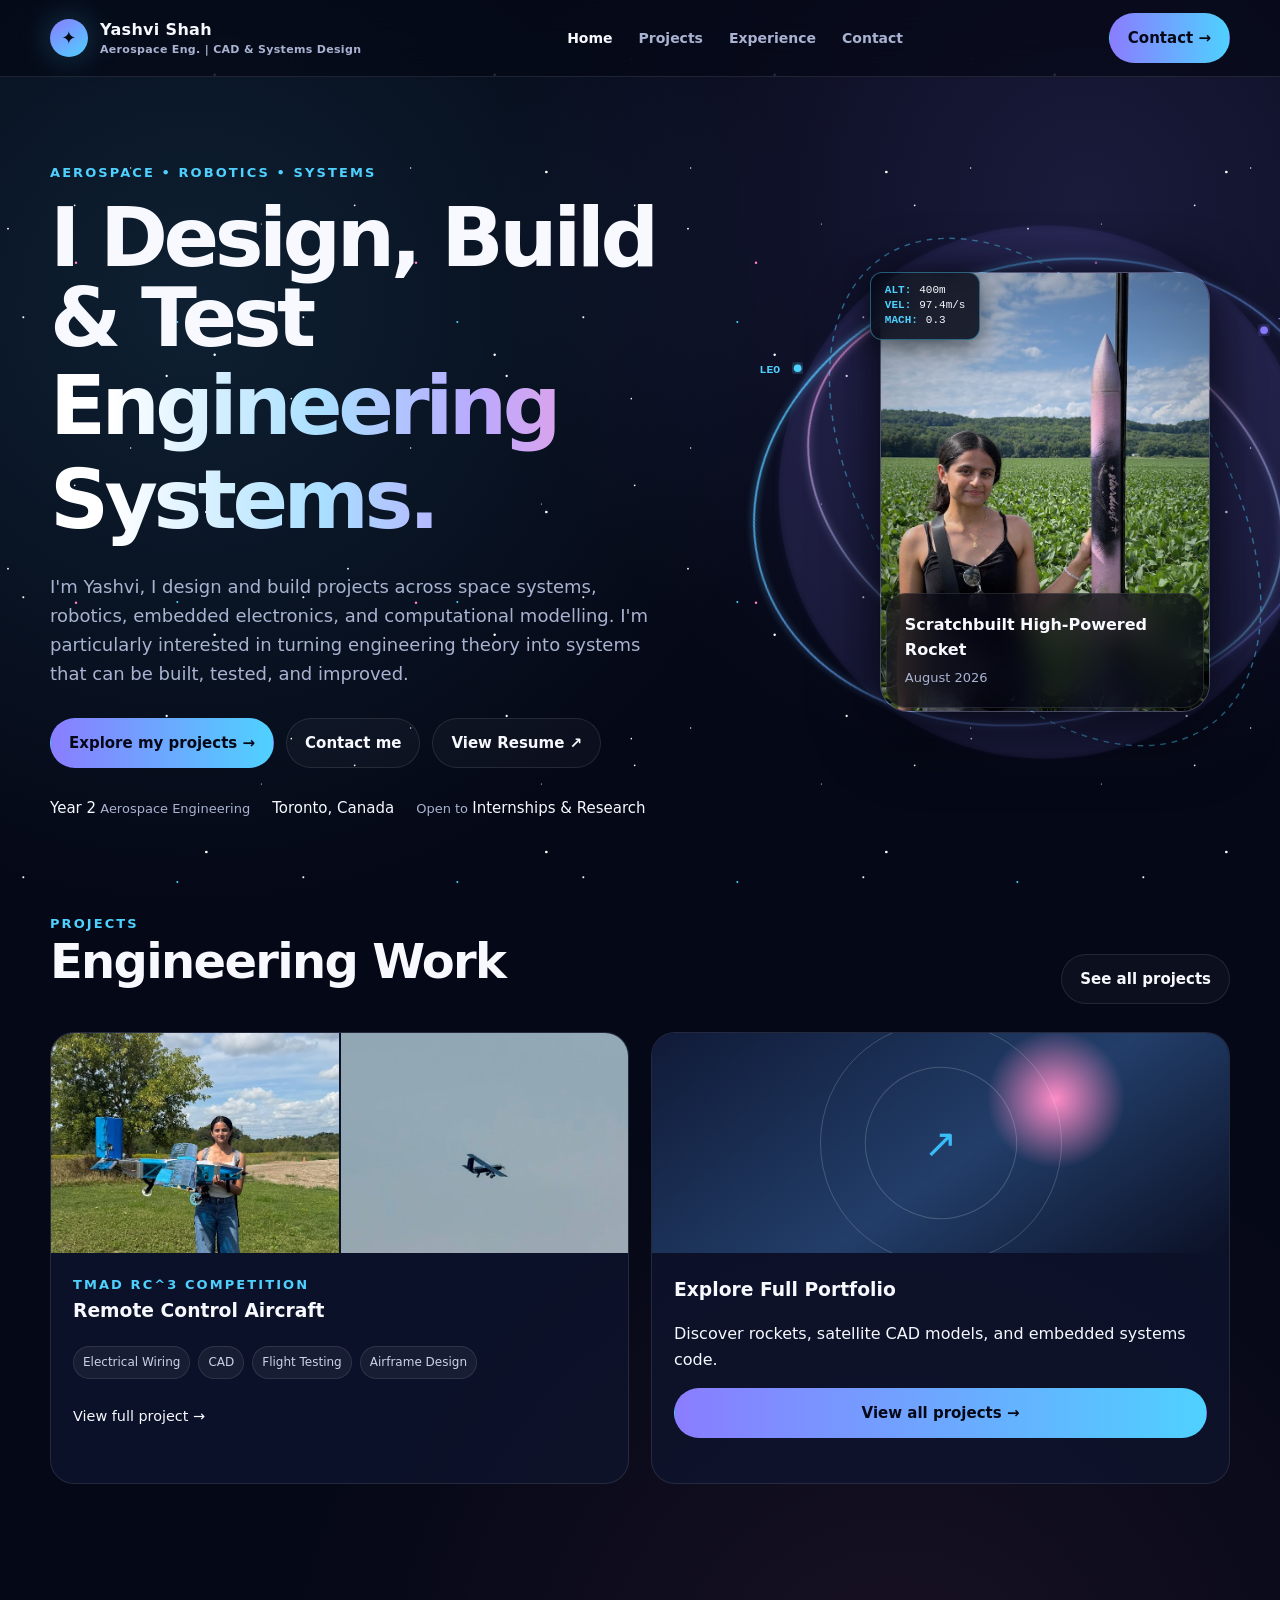
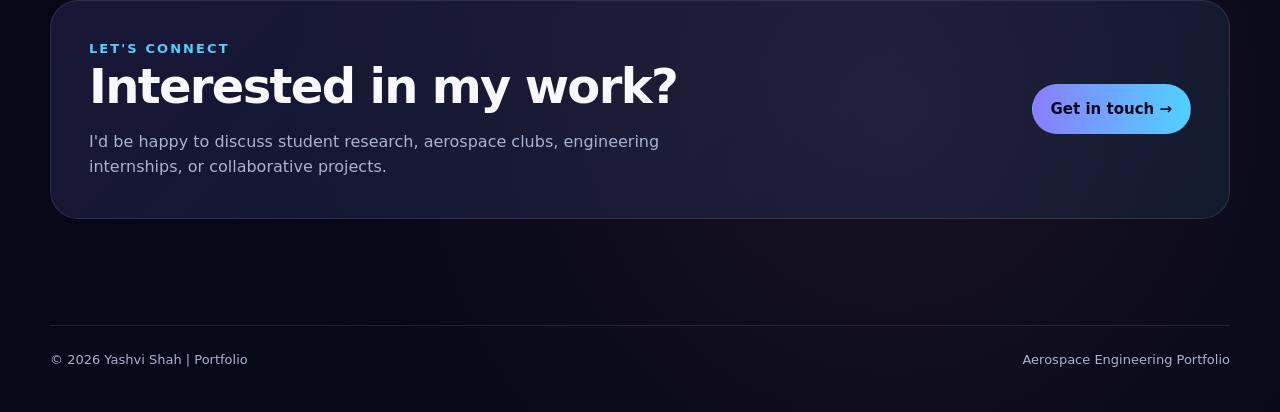
<file: index.html>
<!doctype html>
<html lang="en">
<head>
  <meta charset="utf-8" />
  <meta name="viewport" content="width=device-width, initial-scale=1" />
  <title>Yashvi Shah | Aerospace Engineering Student — Rocketry, Robotics & CAD</title>
  <meta name="description" content="Portfolio of Yashvi Shah, a second-year Aerospace Engineering student in Toronto, Canada. Projects in high-power rocketry, RC aircraft, CAD design, and systems engineering. Open to internships and research opportunities." />
  <meta name="robots" content="index, follow" />
  <link rel="canonical" href="https://yashvishah.com/" />

  <!-- Open Graph / social sharing -->
  <meta property="og:type" content="website" />
  <meta property="og:title" content="Yashvi Shah | Aerospace Engineering Portfolio" />
  <meta property="og:description" content="Rocketry, robotics, and CAD-driven engineering projects from a second-year Aerospace Engineering student in Toronto, Canada." />
  <meta property="og:image" content="https://yashvishah.com/images/profile.jpg" />
  <meta property="og:url" content="https://yashvishah.com/" />

  <!-- Twitter card -->
  <meta name="twitter:card" content="summary_large_image" />
  <meta name="twitter:title" content="Yashvi Shah | Aerospace Engineering Portfolio" />
  <meta name="twitter:description" content="Rocketry, robotics, and CAD-driven engineering projects from a second-year Aerospace Engineering student in Toronto, Canada." />
  <meta name="twitter:image" content="https://yashvishah.com/images/profile.jpg" />

  <meta name="theme-color" content="#050816" />
  <link rel="icon" href="favicon.ico" />
  <link rel="stylesheet" href="styles.css" />

  <!-- Structured data for search engines -->
  <script type="application/ld+json">
  {
    "@context": "https://schema.org",
    "@type": "Person",
    "name": "Yashvi Shah",
    "jobTitle": "Aerospace Engineering Student",
    "description": "Second-year Aerospace Engineering student specializing in rocketry, robotics, and CAD-driven systems design.",
    "url": "https://yashvishah.com/",
    "image": "https://yashvishah.com/images/profile.jpg",
    "address": {
      "@type": "PostalAddress",
      "addressLocality": "Toronto",
      "addressRegion": "Ontario",
      "addressCountry": "CA"
    },
    "sameAs": [
      "https://www.linkedin.com/in/yashvi-shah17",
      "https://github.com/yashvis1709"
    ]
  }
  </script>
</head>
<body>
  <header class="nav-shell">
    <div class="container nav">
      <a class="brand" href="index.html">
        <span class="brand-mark">✦</span>
        <span>Yashvi Shah<small>Aerospace Eng. | CAD & Systems Design</small></span>
      </a>
      <nav class="nav-links" aria-label="Primary navigation">
        <a class="active" href="index.html">Home</a>
        <a href="projects.html">Projects</a>
        <a href="experience.html">Experience</a>
        <a href="contact.html">Contact</a>
      </nav>
      <a class="btn btn-primary" href="contact.html">Contact →</a>
      <button class="mobile-toggle" aria-label="Toggle menu">☰</button>
    </div>
  </header>

  <main>
    <section class="hero">
      <div class="container hero-grid">
        <div>
          <div class="eyebrow">AEROSPACE • ROBOTICS • SYSTEMS</div>
          <h1>I Design, Build &amp; Test <span class="gradient-text">Engineering Systems.</span></h1>
          <p>I'm Yashvi, I design and build projects across space systems, robotics, embedded electronics, and computational modelling. I'm particularly interested in turning engineering theory into systems that can be built, tested, and improved.</p>
          <div class="hero-actions">
            <a class="btn btn-primary" href="projects.html">Explore my projects →</a>
            <a class="btn btn-secondary" href="contact.html">Contact me</a>
            <a class="btn btn-secondary" href="resume.html" target="_blank" rel="noopener noreferrer">View Resume ↗</a>
          </div>
          <div class="hero-meta">
            <span><strong>Year 2</strong> Aerospace Engineering</span>
            <span><strong>Toronto, Canada</strong></span>
            <span>Open to <strong>Internships & Research</strong></span>
          </div>
        </div>

        <div class="orbit-card">
          <div class="orbit-wrapper">
            <svg class="orbit-svg" viewBox="0 0 700 700" fill="none" xmlns="http://www.w3.org/2000/svg" role="presentation" aria-hidden="true">
              <defs>
                <filter id="glow" x="-20%" y="-20%" width="140%" height="140%">
                  <feGaussianBlur stdDeviation="4" result="blur" />
                  <feMerge>
                    <feMergeNode in="blur" />
                    <feMergeNode in="SourceGraphic" />
                  </feMerge>
                </filter>
                <linearGradient id="orbit-grad1" x1="0%" y1="0%" x2="100%" y2="100%">
                  <stop offset="0%" stop-color="#4fd1ff" stop-opacity="0.9" />
                  <stop offset="100%" stop-color="#8a7dff" stop-opacity="0.2" />
                </linearGradient>
                <linearGradient id="orbit-grad2" x1="0%" y1="0%" x2="100%" y2="100%">
                  <stop offset="0%" stop-color="#ff7cc8" stop-opacity="0.9" />
                  <stop offset="100%" stop-color="#4fd1ff" stop-opacity="0.3" />
                </linearGradient>
              </defs>

              <circle cx="350" cy="350" r="280" fill="rgba(138, 125, 255, 0.08)" filter="url(#glow)" />

              <ellipse cx="350" cy="350" rx="310" ry="240" transform="rotate(-15 350 350)" stroke="url(#orbit-grad1)" stroke-width="2" filter="url(#glow)" />
              <ellipse cx="350" cy="350" rx="260" ry="190" transform="rotate(25 350 350)" stroke="url(#orbit-grad2)" stroke-width="2" filter="url(#glow)" />
              <ellipse cx="350" cy="350" rx="180" ry="300" transform="rotate(-35 350 350)" stroke="rgba(79, 209, 255, 0.5)" stroke-width="1.5" stroke-dasharray="6 6" />

              <circle cx="90" cy="220" r="4" fill="#4fd1ff" filter="url(#glow)" />
              <text x="50" y="225" fill="#4fd1ff" font-size="12" font-family="monospace" font-weight="bold">LEO</text>

              <circle cx="610" cy="480" r="5" fill="#ff7cc8" filter="url(#glow)" />
              <text x="625" y="485" fill="#ff7cc8" font-size="12" font-family="monospace" font-weight="bold">MEO</text>

              <circle cx="580" cy="180" r="4" fill="#8a7dff" filter="url(#glow)" />
              <text x="595" y="175" fill="#8a7dff" font-size="12" font-family="monospace" font-weight="bold">Trans-Lunar</text>
            </svg>
          </div>

          <img src="images/profile.jpg" alt="Yashvi Shah holding a scratchbuilt high-power rocket in a field" width="440" height="440" loading="eager" fetchpriority="high">

          <div class="hud-telemetry">
            <div class="hud-row"><span>ALT:</span> 400m</div>
            <div class="hud-row"><span>VEL:</span> 97.4m/s</div>
            <div class="hud-row"><span>MACH:</span> 0.3</div>
          </div>

          <div class="profile-badge">
            <strong>Scratchbuilt High-Powered Rocket</strong>
            <span>August 2026</span>
          </div>
        </div>
      </div>
    </section>

    <section class="section">
      <div class="container">
        <div class="section-head">
          <div>
            <div class="eyebrow">Projects</div>
            <h2>Engineering Work</h2>
          </div>
          <a class="btn btn-secondary" href="projects.html">See all projects</a>
        </div>
        <div class="project-grid">

          <a href="projects.html" class="project-card-link">
            <article class="project-card" id="hailstorm">
              <div class="project-img-grid">
                <img src="images/TMAD.jpg" alt="Yashvi Shah holding a blue RC aircraft in a field" width="220" height="220" loading="lazy">
                <img src="images/TMADflight.jpg" alt="RC aircraft in flight during a test" width="220" height="220" loading="lazy">
              </div>
              <div class="project-body">
                <div class="eyebrow">TMAD RC^3 Competition</div>
                <h3>Remote Control Aircraft</h3>
                <div class="project-tags">
                  <span class="tag">Electrical Wiring</span>
                  <span class="tag">CAD</span>
                  <span class="tag">Flight Testing</span>
                  <span class="tag">Airframe Design</span>
                </div>
                <div class="project-links">
                  <span class="view-project-link">View full project →</span>
                </div>
              </div>
            </article>
          </a>

          <article class="project-card cta-card">
            <a href="projects.html" class="card-link">
              <div class="project-visual two cta-visual">
                <span class="cta-icon">↗</span>
              </div>
              <div class="project-body">
                <h3>Explore Full Portfolio</h3>
                <p>Discover rockets, satellite CAD models, and embedded systems code.</p>
                <span class="btn btn-primary">View all projects →</span>
              </div>
            </a>
          </article>

        </div>
      </div>
    </section>

    <section class="section">
      <div class="container cta">
        <div>
          <div class="eyebrow">Let's connect</div>
          <h2>Interested in my work?</h2>
          <p>I'd be happy to discuss student research, aerospace clubs, engineering internships, or collaborative projects.</p>
        </div>
        <a class="btn btn-primary" href="contact.html">Get in touch →</a>
      </div>
    </section>

  </main>

  <footer>
    <div class="container footer-inner">
      <span>© <span data-year></span> Yashvi Shah | Portfolio</span>
      <span>Aerospace Engineering Portfolio</span>
    </div>
  </footer>
  <script src="script.js"></script>
</body>
</html>
</file>
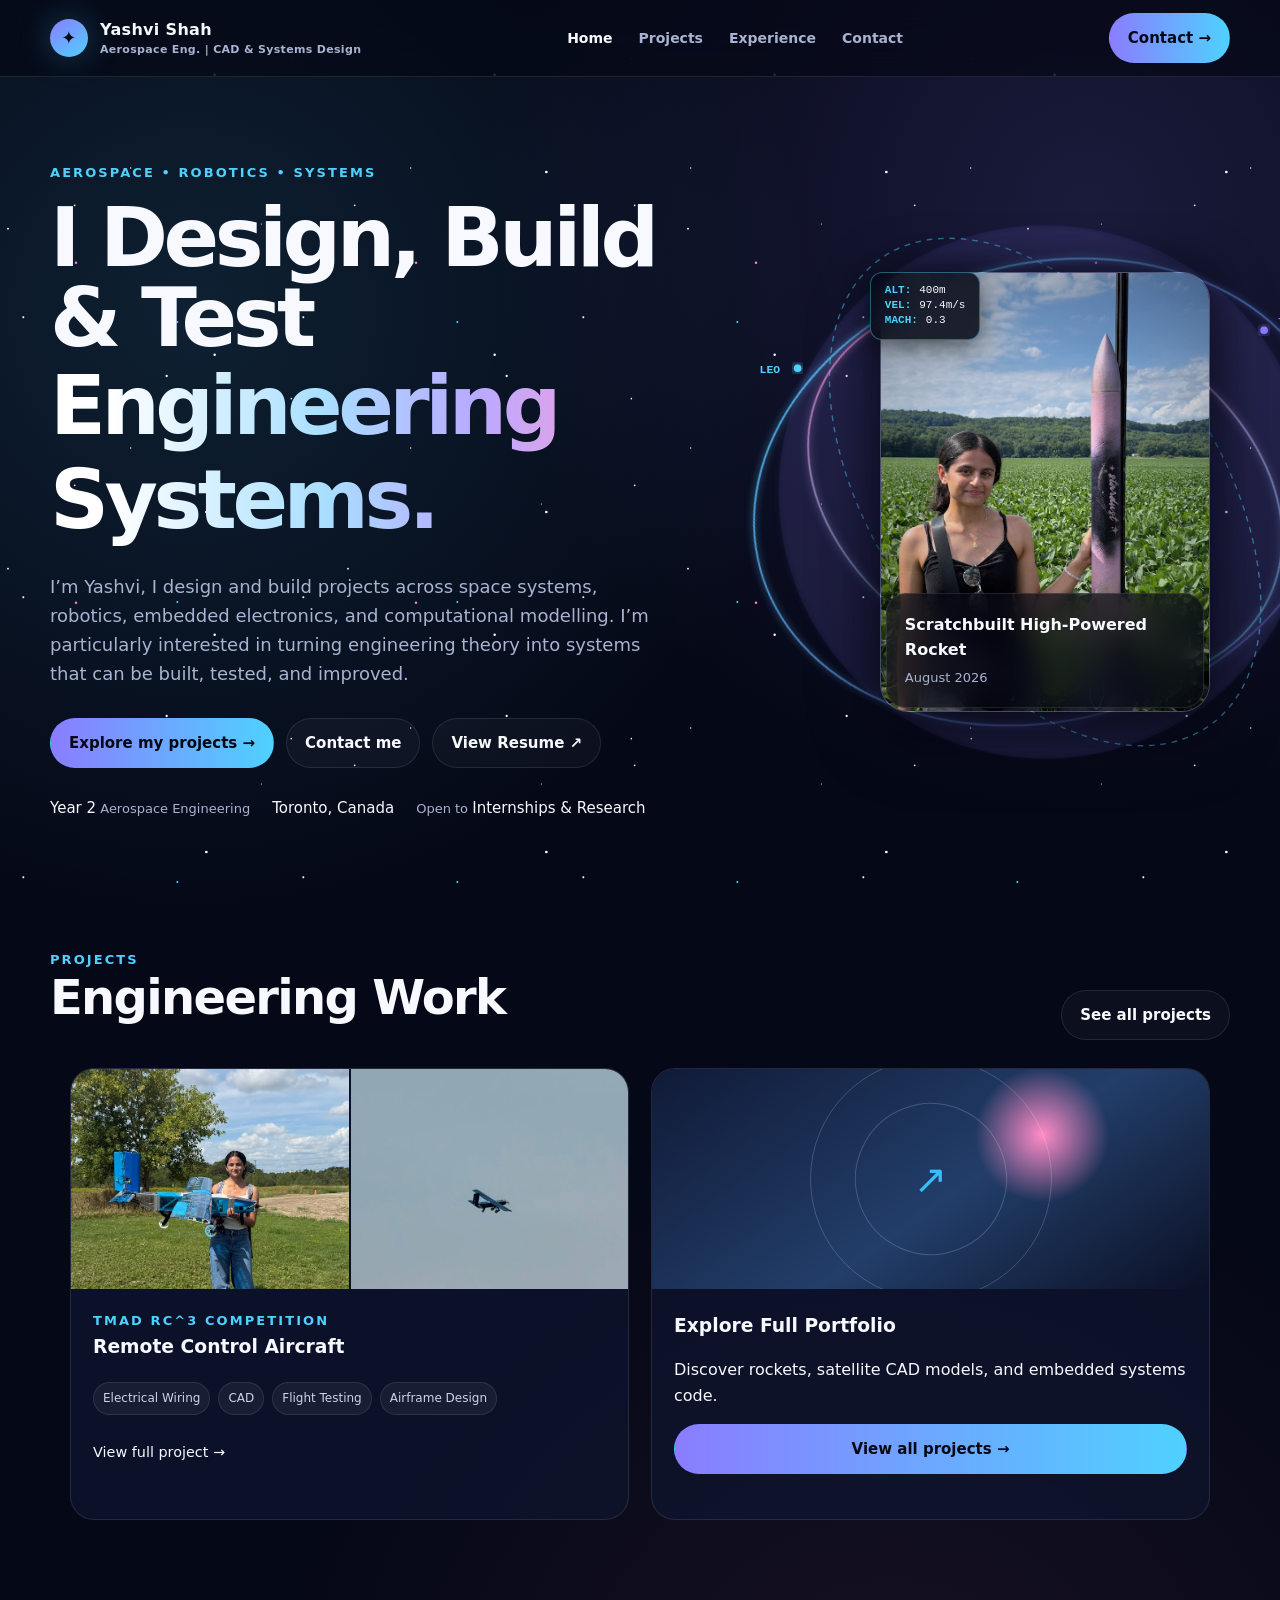
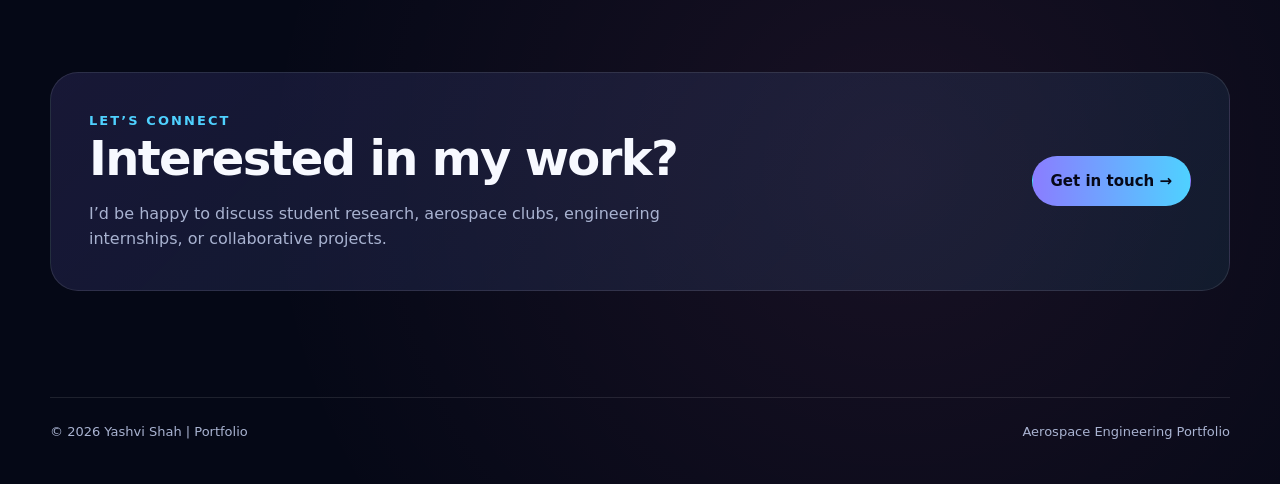
<file: Yashvi-Website/index.html>
<!doctype html>
<html lang="en">
<head>
  <meta charset="utf-8" />
  <meta name="viewport" content="width=device-width, initial-scale=1" />
  <meta name="description" content="Space engineering student portfolio showcasing projects, skills, research interests, and experience." />
  <title>Yashvi Shah | Aerospace Engineering Portfolio</title>
  <link rel="stylesheet" href="styles.css" />
</head>
<body>
  <header class="nav-shell">
    <div class="container nav">
      <a class="brand" href="index.html">
        <span class="brand-mark">✦</span>
        <span>Yashvi Shah<small>Aerospace Eng. | CAD & Systems Design</small></span>
      </a>
      <nav class="nav-links" aria-label="Primary navigation">
        <a class="active" href="index.html">Home</a>
        <a href="projects.html">Projects</a>
        <a href="experience.html">Experience</a>
        <a href="contact.html">Contact</a>
      </nav>
      <a class="btn btn-primary" href="contact.html">Contact →</a>
      <button class="mobile-toggle" aria-label="Toggle menu">☰</button>
    </div>
  </header>

  <main>
    <section class="hero">
      <div class="container hero-grid">
        <div>
          <div class="eyebrow">AEROSPACE • ROBOTICS • SYSTEMS</div>
          <h1>I Design, Build & Test <span class="gradient-text">Engineering Systems.</span></h1>
          <p>I’m Yashvi, I design and build projects across space systems, robotics, embedded electronics, and computational modelling. I’m particularly interested in turning engineering theory into systems that can be built, tested, and improved.</p>
          <div class="hero-actions">
            <a class="btn btn-primary" href="projects.html">Explore my projects →</a>
            <a class="btn btn-secondary" href="contact.html">Contact me</a>
            <a class="btn btn-secondary" href="resume.html" target="_blank" rel="noopener noreferrer">View Resume ↗</a>
          </div>
          <div class="hero-meta">
            <span><strong>Year 2</strong> Aerospace Engineering</span>
            <span><strong>Toronto, Canada</strong></span>
            <span>Open to <strong>Internships & Research</strong></span>
          </div>
      </div>

      <div class="orbit-card">
        <div class="orbit-wrapper">
          <svg class="orbit-svg" viewBox="0 0 700 700" fill="none" xmlns="http://www.w3.org/2000/svg">
            <defs>
              <filter id="glow" x="-20%" y="-20%" width="140%" height="140%">
                <feGaussianBlur stdDeviation="4" result="blur" />
                <feMerge>
                  <feMergeNode in="blur" />
                  <feMergeNode in="SourceGraphic" />
                </feMerge>
              </filter>
              <linearGradient id="orbit-grad1" x1="0%" y1="0%" x2="100%" y2="100%">
                <stop offset="0%" stop-color="#4fd1ff" stop-opacity="0.9" />
                <stop offset="100%" stop-color="#8a7dff" stop-opacity="0.2" />
              </linearGradient>
              <linearGradient id="orbit-grad2" x1="0%" y1="0%" x2="100%" y2="100%">
                <stop offset="0%" stop-color="#ff7cc8" stop-opacity="0.9" />
                <stop offset="100%" stop-color="#4fd1ff" stop-opacity="0.3" />
              </linearGradient>
            </defs>

            <circle cx="350" cy="350" r="280" fill="rgba(138, 125, 255, 0.08)" filter="url(#glow)" />

            <ellipse cx="350" cy="350" rx="310" ry="240" transform="rotate(-15 350 350)" stroke="url(#orbit-grad1)" stroke-width="2" filter="url(#glow)" />
            <ellipse cx="350" cy="350" rx="260" ry="190" transform="rotate(25 350 350)" stroke="url(#orbit-grad2)" stroke-width="2" filter="url(#glow)" />
            <ellipse cx="350" cy="350" rx="180" ry="300" transform="rotate(-35 350 350)" stroke="rgba(79, 209, 255, 0.5)" stroke-width="1.5" stroke-dasharray="6 6" />

            <circle cx="90" cy="220" r="4" fill="#4fd1ff" filter="url(#glow)" />
            <text x="50" y="225" fill="#4fd1ff" font-size="12" font-family="monospace" font-weight="bold">LEO</text>
            
            <circle cx="610" cy="480" r="5" fill="#ff7cc8" filter="url(#glow)" />
            <text x="625" y="485" fill="#ff7cc8" font-size="12" font-family="monospace" font-weight="bold">MEO</text>

            <circle cx="580" cy="180" r="4" fill="#8a7dff" filter="url(#glow)" />
            <text x="595" y="175" fill="#8a7dff" font-size="12" font-family="monospace" font-weight="bold">Trans-Lunar</text>
          </svg>
        </div>

        <img src="images/profile.jpg" alt="Yashvi with a rocket">

        <div class="hud-telemetry">
          <div class="hud-row"><span>ALT:</span> 400m</div>
          <div class="hud-row"><span>VEL:</span> 97.4m/s</div>
          <div class="hud-row"><span>MACH:</span> 0.3</div>
        </div>

        <div class="profile-badge">
          <strong>Scratchbuilt High-Powered Rocket</strong>
          <span>August 2026</span>
        </div>
      </div>
    </div>
  </section>

  <section class="section">
    <div class="container">
      <div class="section-head">
        <div>
          <div class="eyebrow">Projects</div>
          <h2>Engineering Work</h2>
        </div>
        <a class="btn btn-secondary" href="projects.html">See all projects</a>
      </div>
      <div class="container project-grid">
        
        <!-- CLICKABLE TMAD CARD -->
        <a href="projects.html" class="project-card-link">
          <article class="project-card" id="hailstorm">
            <div class="project-img-grid">
              <img src="images/TMAD.jpg" alt="Yashvi holding RC Aircraft" />
              <img src="images/TMADflight.jpg" alt="RC Aircraft flight test" />
            </div>
            <div class="project-body">
              <div class="eyebrow">TMAD RC^3 Competition</div>
              <h3>Remote Control Aircraft</h3>
              <div class="project-tags">
                <span class="tag">Electrical Wiring</span>
                <span class="tag">CAD</span>
                <span class="tag">Flight Testing</span>
                <span class="tag">Airframe Design</span>
              </div>
              <div class="project-links">
                <span class="view-project-link">View full project →</span>
              </div>
            </div>
          </article>
        </a>

        <!-- CTA CARD -->
        <article class="project-card cta-card">
          <a href="projects.html" class="card-link">
            <div class="project-visual two cta-visual">
              <span class="cta-icon">↗</span> 
            </div>
            <div class="project-body">
              <h3>Explore Full Portfolio</h3>
              <p>Discover rockets, satellite CAD models, and embedded systems code.</p>
              <span class="btn btn-primary">View all projects →</span>
            </div>
          </a>
        </article>

      </div>
    </div>
  </section>
  <section class="section">
      <div class="container cta">
        <div>
          <div class="eyebrow">Let’s connect</div>
          <h2>Interested in my work?</h2>
          <p>I’d be happy to discuss student research, aerospace clubs, engineering internships, or collaborative projects.</p>
        </div>
        <a class="btn btn-primary" href="contact.html">Get in touch →</a>
      </div>
    </section>

</main>

  <footer>
    <div class="container footer-inner">
      <span>© <span data-year></span> Yashvi Shah | Portfolio</span>
      <span>Aerospace Engineering Portfolio</span>
    </div>
  </footer>
  <script src="script.js"></script>
</body>
</html>
</file>
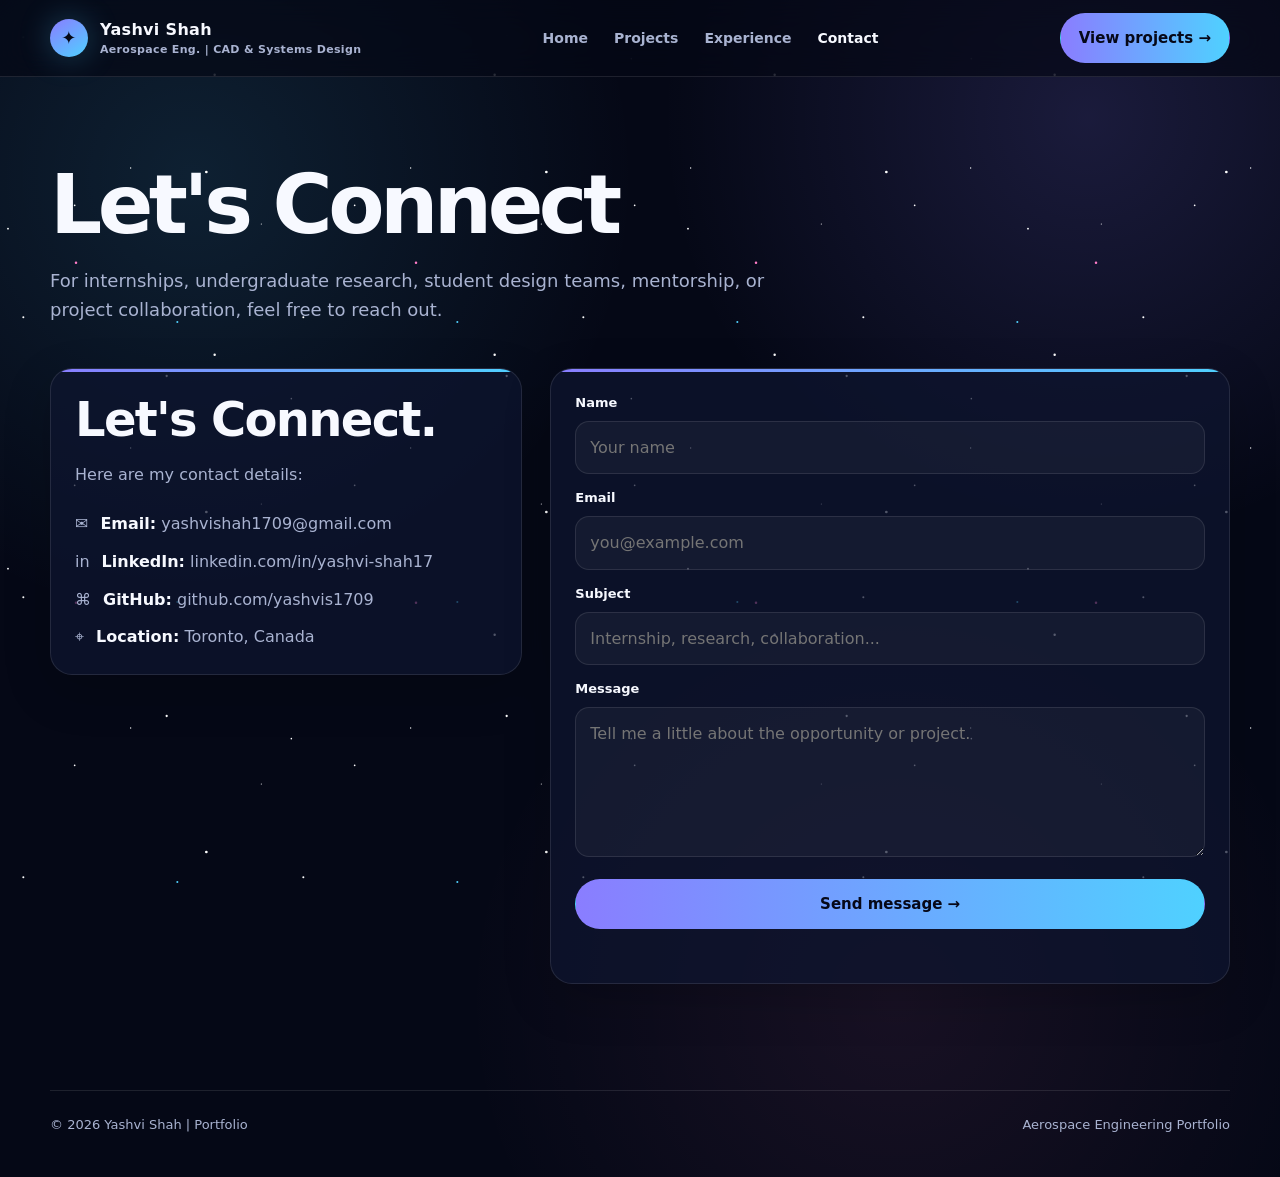
<file: contact.html>
<!doctype html>
<html lang="en">
<head>
  <meta charset="utf-8" />
  <meta name="viewport" content="width=device-width, initial-scale=1" />
  <title>Contact | Yashvi Shah — Aerospace Engineering Student</title>
  <meta name="description" content="Contact Yashvi Shah, an Aerospace Engineering student in Toronto, Canada, for internships, undergraduate research, student design teams, or engineering collaboration in rocketry, robotics, and CAD." />
  <meta name="robots" content="index, follow" />
  <link rel="canonical" href="https://yashvishah.com/contact.html" />

  <!-- Open Graph / social sharing -->
  <meta property="og:type" content="website" />
  <meta property="og:title" content="Contact | Yashvi Shah" />
  <meta property="og:description" content="Reach out about internships, research, student design teams, or collaboration in rocketry, robotics, and CAD." />
  <meta property="og:image" content="https://yashvishah.com/images/profile.jpg" />
  <meta property="og:url" content="https://yashvishah.com/contact.html" />

  <!-- Twitter card -->
  <meta name="twitter:card" content="summary_large_image" />
  <meta name="twitter:title" content="Contact | Yashvi Shah" />
  <meta name="twitter:description" content="Reach out about internships, research, student design teams, or collaboration in rocketry, robotics, and CAD." />
  <meta name="twitter:image" content="https://yashvishah.com/images/profile.jpg" />

  <meta name="theme-color" content="#050816" />
  <link rel="icon" href="favicon.ico" />
  <link rel="stylesheet" href="styles.css" />

  <!-- Structured data for search engines -->
  <script type="application/ld+json">
  {
    "@context": "https://schema.org",
    "@type": "ContactPage",
    "url": "https://yashvishah.com/contact.html",
    "mainEntity": {
      "@type": "Person",
      "name": "Yashvi Shah",
      "jobTitle": "Aerospace Engineering Student",
      "email": "mailto:yashvishah1709@gmail.com",
      "url": "https://yashvishah.com/",
      "address": {
        "@type": "PostalAddress",
        "addressLocality": "Toronto",
        "addressRegion": "Ontario",
        "addressCountry": "CA"
      },
      "sameAs": [
        "https://www.linkedin.com/in/yashvi-shah17",
        "https://github.com/yashvis1709"
      ]
    }
  }
  </script>
</head>
<body>
  <header class="nav-shell">
    <div class="container nav">
      <a class="brand" href="index.html"><span class="brand-mark">✦</span><span>Yashvi Shah <small>Aerospace Eng. | CAD &amp; Systems Design</small></span></a>
      <nav class="nav-links" aria-label="Primary navigation">
        <a href="index.html">Home</a>
        <a href="projects.html">Projects</a>
        <a href="experience.html">Experience</a>
        <a class="active" href="contact.html">Contact</a>
      </nav>
      <a class="btn btn-primary" href="projects.html">View projects →</a>
      <button class="mobile-toggle" aria-label="Toggle menu">☰</button>
    </div>
  </header>

  <main>
    <section class="page-hero">
      <div class="container">
        <h1>Let's Connect</h1>
        <p>For internships, undergraduate research, student design teams, mentorship, or project collaboration, feel free to reach out.</p>
      </div>
    </section>

    <section class="section">
      <div class="container contact-grid">
        <div class="card">
          <h2>Let's Connect.</h2>
          <p>Here are my contact details:</p>
          <div class="contact-list">
            <div class="contact-line"><span>✉</span><span><strong>Email:</strong> <a href="mailto:yashvishah1709@gmail.com">yashvishah1709@gmail.com</a></span></div>
            <div class="contact-line"><span>in</span><span><strong>LinkedIn:</strong> <a href="https://www.linkedin.com/in/yashvi-shah17" target="_blank" rel="noopener noreferrer">linkedin.com/in/yashvi-shah17</a></span></div>
            <div class="contact-line"><span>⌘</span><span><strong>GitHub:</strong> <a href="https://github.com/yashvis1709" target="_blank" rel="noopener noreferrer">github.com/yashvis1709</a></span></div>
            <div class="contact-line"><span>⌖</span><span><strong>Location:</strong> Toronto, Canada</span></div>
          </div>
        </div>

        <form
          class="card form"
          id="contact-form"
          name="Portfolio Contact Form"
          action="https://formspree.io/f/mgaenqyy"
          method="POST"
        >
          <input type="hidden" name="_subject" value="Portfolio Contact Form Submission">

          <div class="field">
            <label for="name">Name</label>
            <input
              id="name"
              name="name"
              type="text"
              required
              placeholder="Your name"
            />
          </div>
          <div class="field">
            <label for="email">Email</label>
            <input id="email" name="email" type="email" required placeholder="you@example.com" />
          </div>
          <div class="field">
            <label for="subject">Subject</label>
            <input id="subject" name="subject" placeholder="Internship, research, collaboration..." />
          </div>
          <div class="field">
            <label for="message">Message</label>
            <textarea id="message" name="message" required placeholder="Tell me a little about the opportunity or project."></textarea>
          </div>
          <button class="btn btn-primary" type="submit">Send message →</button>
          <p id="form-status" aria-live="polite"></p>
          <input type="text" name="_gotcha" style="display:none" tabindex="-1" autocomplete="off" />
        </form>
      </div>
    </section>
  </main>

  <footer><div class="container footer-inner"><span>© <span data-year></span> Yashvi Shah | Portfolio</span><span>Aerospace Engineering Portfolio</span></div></footer>
  <script src="script.js"></script>
</body>
</html>
</file>
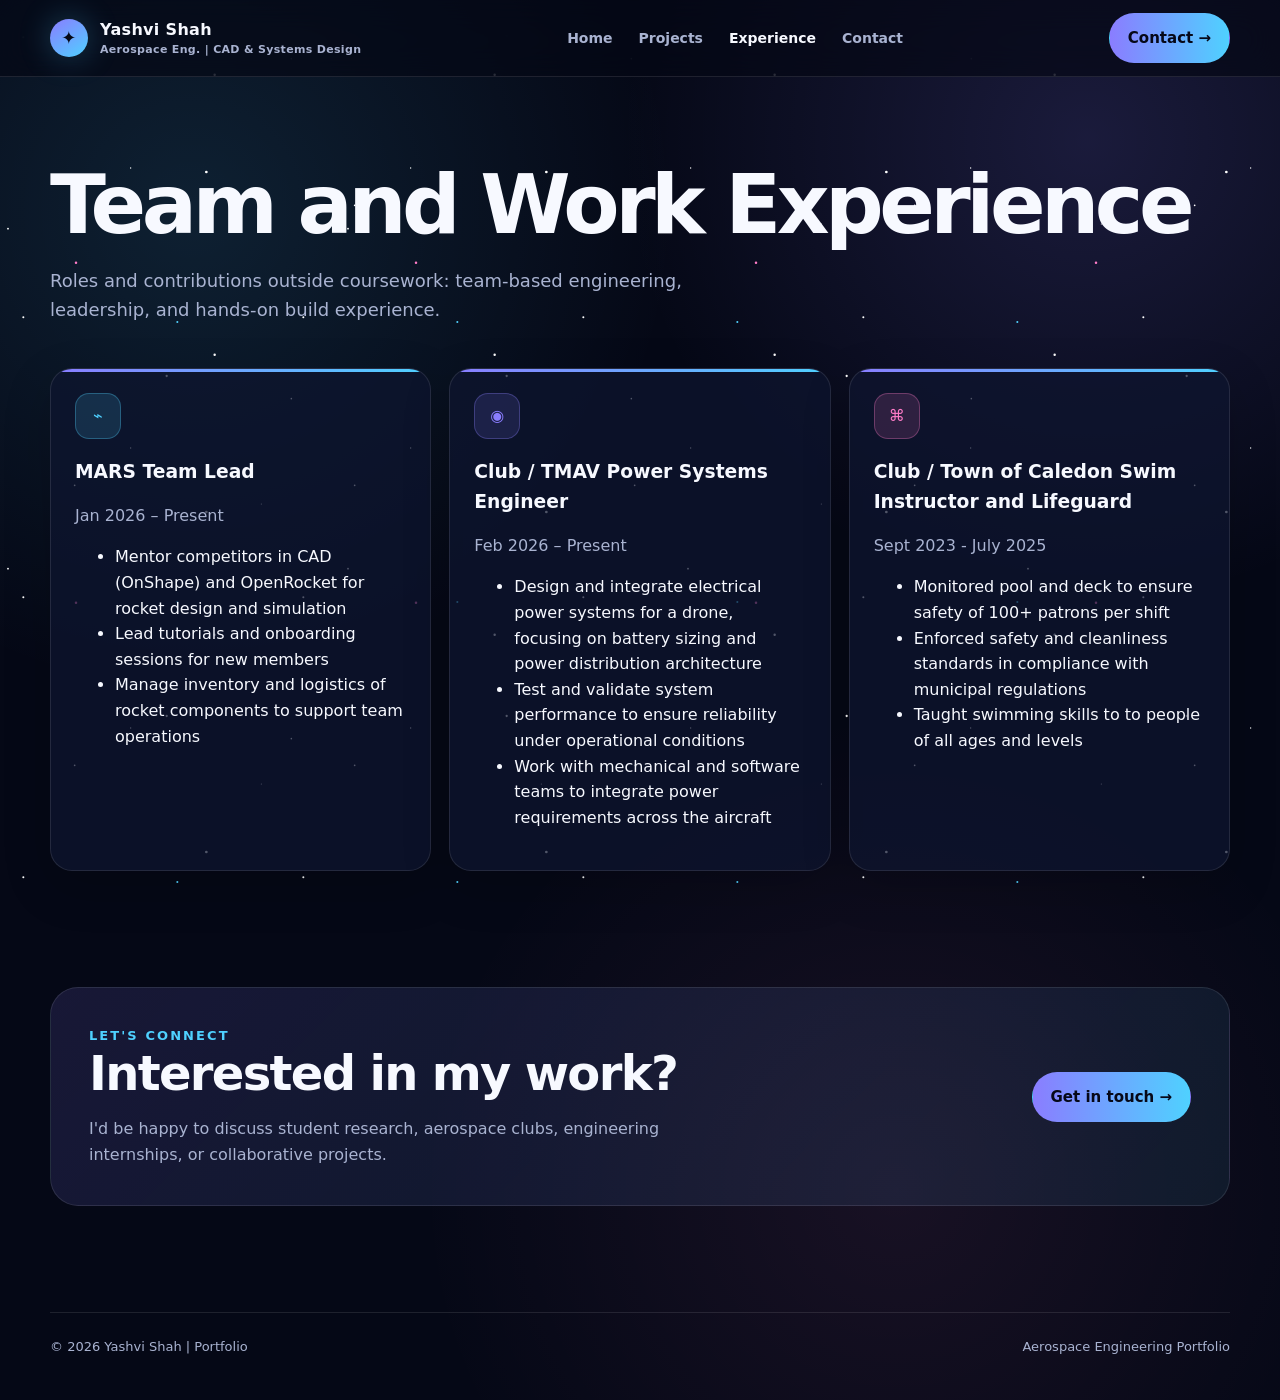
<file: experience.html>
<!doctype html>
<html lang="en">
<head>
  <meta charset="utf-8" />
  <meta name="viewport" content="width=device-width, initial-scale=1" />
  <meta name="description" content="Club, team, and extracurricular engineering experience." />
  <title>Experience | Yashvi Shah</title>
  <link rel="stylesheet" href="styles.css" />
</head>
<body>
  <header class="nav-shell">
    <div class="container nav">
      <a class="brand" href="index.html">
        <span class="brand-mark">✦</span>
        <span>Yashvi Shah<small>Aerospace Eng. | CAD & Systems Design</small></span>
      </a>
      <nav class="nav-links" aria-label="Primary navigation">
        <a href="index.html">Home</a>
        <a href="projects.html">Projects</a>
        <a class="active" href="experience.html">Experience</a>
        <a href="contact.html">Contact</a>
      </nav>
      <a class="btn btn-primary" href="contact.html">Contact →</a>
      <button class="mobile-toggle" aria-label="Toggle menu">☰</button>
    </div>
  </header>

  <main>
    <section class="page-hero">
      <div class="container">
        <h1>Team and Work Experience</h1>
        <p>Roles and contributions outside coursework: team-based engineering, leadership, and hands-on build experience.</p>
      </div>
    </section>

    <section class="section">
      <div class="container">
        <div class="grid-3">
          <article class="card">
            <div class="icon-box">⌁</div>
            <h3>MARS Team Lead</h3>
            <p class="card-date">Jan 2026 – Present</p>
            <ul class="card-list">
              <li>Mentor competitors in CAD (OnShape) and OpenRocket for rocket design and simulation</li>
              <li>Lead tutorials and onboarding sessions for new members</li>
              <li>Manage inventory and logistics of rocket components to support team operations</li>
            </ul>
          </article>
          <article class="card">
            <div class="icon-box">◉</div>
            <h3>Club / TMAV Power Systems Engineer</h3>
            <p class="card-date">Feb 2026 – Present</p>
            <ul class="card-list">
              <li>Design and integrate electrical power systems for a drone, focusing on battery sizing and power distribution architecture</li>
              <li>Test and validate system performance to ensure reliability under operational conditions</li>
              <li>Work with mechanical and software teams to integrate power requirements across the aircraft</li>
            </ul>
          </article>
          <article class="card">
            <div class="icon-box">⌘</div>
            <h3>Club / Town of Caledon Swim Instructor and Lifeguard</h3>
            <p class="card-date">Sept 2023 - July 2025 </p>
            <ul class="card-list">
              <li>Monitored pool and deck to ensure safety of 100+ patrons per shift</li>
              <li>Enforced safety and cleanliness standards in compliance with municipal regulations</li>
              <li>Taught swimming skills to to people of all ages and levels</li>
            </ul>
          </article>
        </div>
      </div>
    </section>

    <section class="section">
      <div class="container cta">
        <div>
          <div class="eyebrow">Let's connect</div>
          <h2>Interested in my work?</h2>
          <p>I'd be happy to discuss student research, aerospace clubs, engineering internships, or collaborative projects.</p>
        </div>
        <a class="btn btn-primary" href="contact.html">Get in touch →</a>
      </div>
    </section>
  </main>

  <footer>
    <div class="container footer-inner">
      <span>© <span data-year></span> Yashvi Shah | Portfolio</span>
      <span>Aerospace Engineering Portfolio</span>
    </div>
  </footer>
  <script src="script.js"></script>
</body>
</html>
</file>
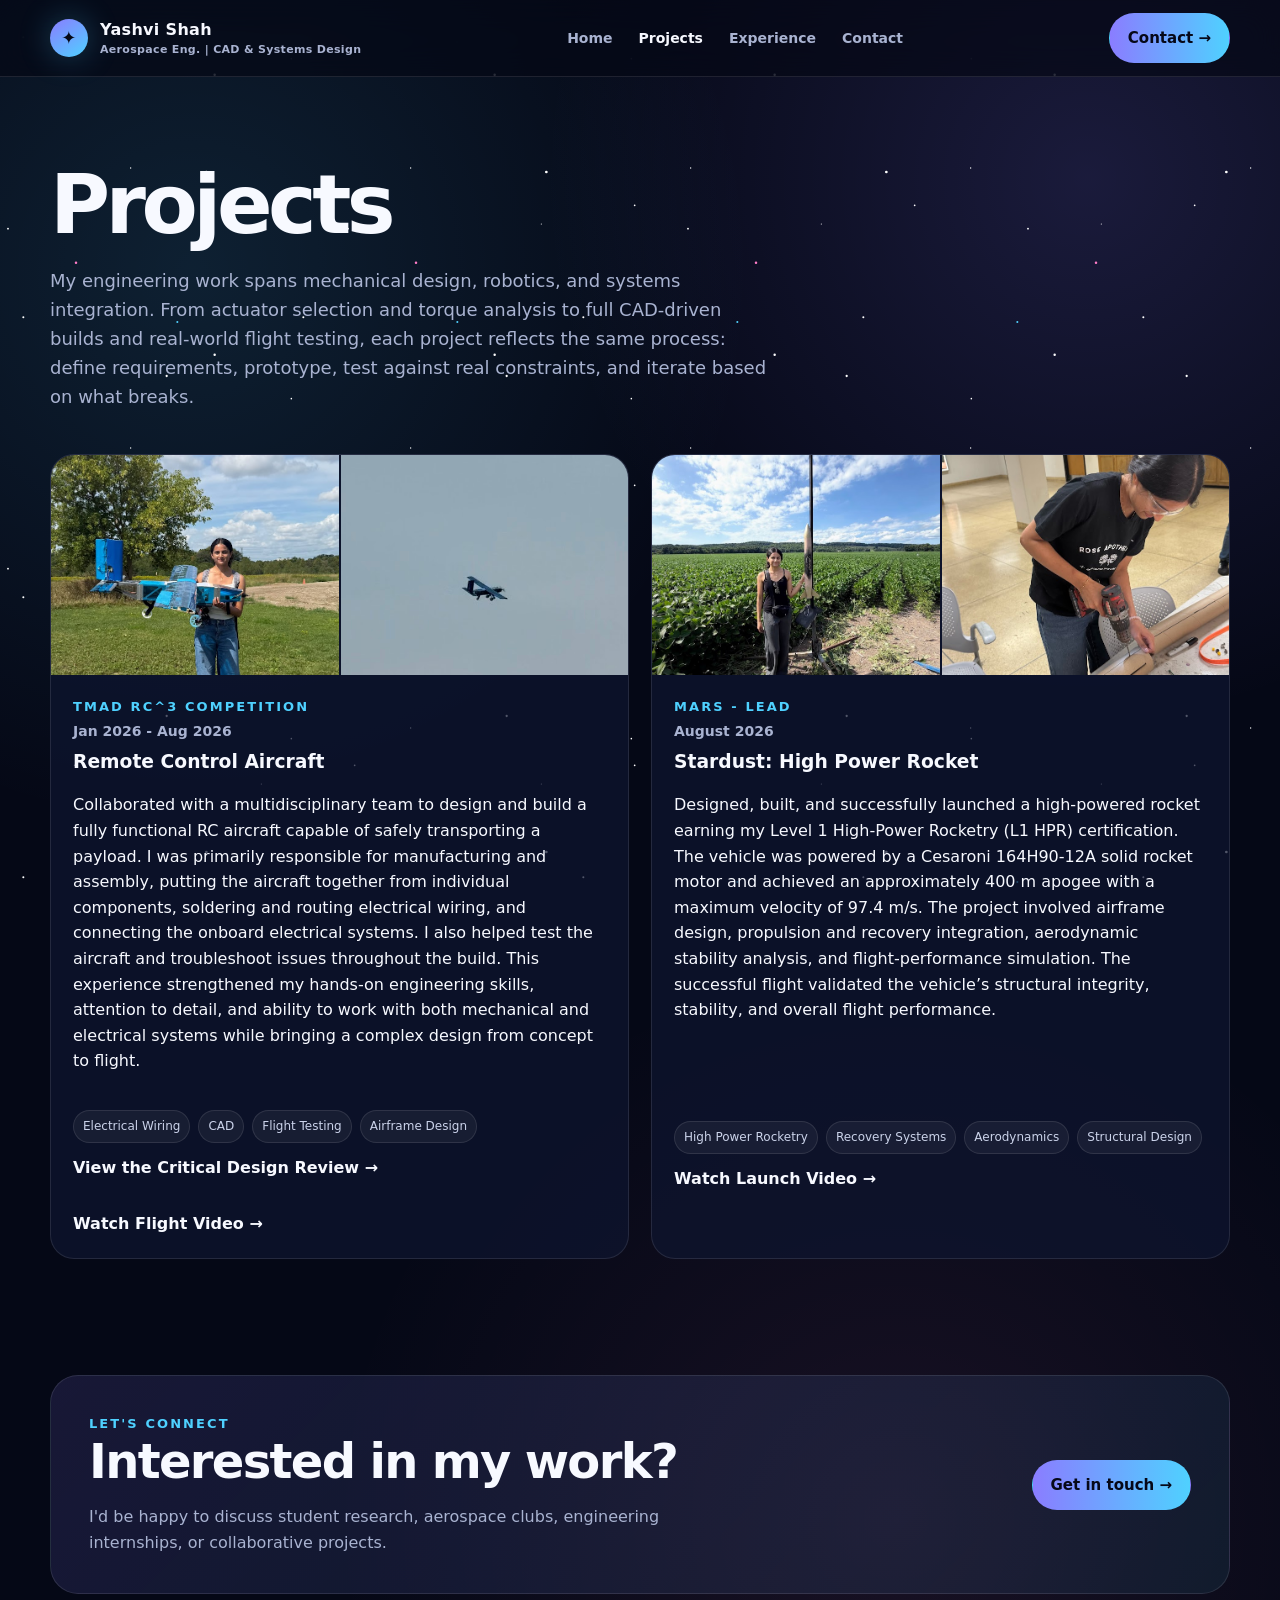
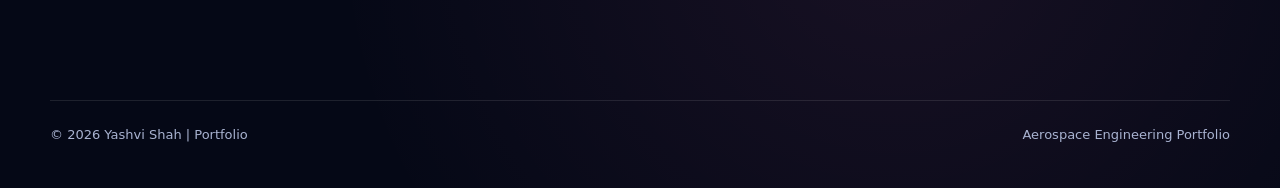
<file: projects.html>
<!doctype html>
<html lang="en">
<head>
  <meta charset="utf-8" />
  <meta name="viewport" content="width=device-width, initial-scale=1" />
  <meta name="description" content="Space engineering student projects in spacecraft systems, orbital mechanics, embedded systems, and design." />
  <title>Projects | Yashvi Shah</title>
  <link rel="stylesheet" href="styles.css" />
</head>
<body>
  <header class="nav-shell">
    <div class="container nav">
      <a class="brand" href="index.html"><span class="brand-mark">✦</span><span>Yashvi Shah <small>Aerospace Eng. | CAD & Systems Design</small></span></a>
      <nav class="nav-links" aria-label="Primary navigation">
        <a href="index.html">Home</a>
        <a class="active" href="projects.html">Projects</a>
        <a href="experience.html">Experience</a>
        <a href="contact.html">Contact</a>
      </nav>
      <a class="btn btn-primary" href="contact.html">Contact →</a>
      <button class="mobile-toggle" aria-label="Toggle menu">☰</button>
    </div>
  </header>

  <main>
    <section class="page-hero">
      <div class="container">
        <h1>Projects</h1>
        <p>My engineering work spans mechanical design, robotics, and systems integration. From actuator selection and torque analysis to full CAD-driven builds and real-world flight testing, each project reflects the same process: define requirements, prototype, test against real constraints, and iterate based on what breaks.</p>
      </div>
    </section>

    <section class="section">
      <div class="container project-grid">
        <article class="project-card" id="hailstorm">
          <div class="project-img-grid">
            <img src="images/TMAD.jpg" alt="Yashvi holding RC Aircraft" />
            <img src="images/TMADflight.jpg" alt="RC Aircraft flight test" />
          </div>
          <div class="project-body">
            <div class="eyebrow">TMAD RC^3 Competition</div>
            <div class="project-date">Jan 2026 - Aug 2026</div>
            <h3>Remote Control Aircraft</h3>
            <p>Collaborated with a multidisciplinary team to design and build a fully functional RC aircraft capable of safely transporting a payload. I was primarily responsible for manufacturing and assembly, putting the aircraft together from individual components, soldering and routing electrical wiring, and connecting the onboard electrical systems. I also helped test the aircraft and troubleshoot issues throughout the build. This experience strengthened my hands-on engineering skills, attention to detail, and ability to work with both mechanical and electrical systems while bringing a complex design from concept to flight.</p>
            <div class="project-tags"><span class="tag">Electrical Wiring</span><span class="tag">CAD</span><span class="tag">Flight Testing</span><span class="tag">Airframe Design</span></div>
             <div class="project-links">
          <a class="project-link"
             href="https://docs.google.com/presentation/d/19dlYsciCEPtYsi7GzKPdOb9Dhd_R3W7Z/edit?usp=sharing&ouid=105224889068681958290&rtpof=true&sd=true"
             target="_blank"
             rel="noopener">
            View the Critical Design Review → 
          </a>

          <a class="project-link"
             href="https://drive.google.com/file/d/17Y-Z8Djo_56-06uK97xco_RTai6ZiFHf/view?usp=sharing"
             target="_blank"
             rel="noopener">
            Watch Flight Video →
          </a>
          </div>
        </article>

        <article class="project-card" id="stardust">
          <div class="project-img-grid">
            <img src="images/stardustpose.jpg" alt="Yashvi holding RC Aircraft" />
            <img src="images/stardustmanufacturing.jpg" alt="RC Aircraft flight test" />
          </div>
          <div class="project-body">
            <div class="eyebrow">MARS - Lead</div>
            <div class="project-date">August 2026</div>
            <h3>Stardust: High Power Rocket</h3>
            <p>Designed, built, and successfully launched a high-powered rocket earning my Level 1 High-Power Rocketry (L1 HPR) certification. The vehicle was powered by a Cesaroni 164H90-12A solid rocket motor and achieved an approximately 400 m apogee with a maximum velocity of 97.4 m/s. The project involved airframe design, propulsion and recovery integration, aerodynamic stability analysis, and flight-performance simulation. The successful flight validated the vehicle’s structural integrity, stability, and overall flight performance.</p>
            <div class="project-tags"><span class="tag">High Power Rocketry</span><span class="tag">Recovery Systems</span><span class="tag">Aerodynamics</span><span class="tag">Structural Design</span></div>
          <div class="project-links">
          <a class="project-link"
             href="https://drive.google.com/file/d/1pGl3lynq3PfBPunPWgKXuNSpiLIpBOHi/view?usp=sharing"
             target="_blank"
             rel="noopener">
            Watch Launch Video →
          </a>
         </div>
        </article>
        </article>
       </div>
    </section>

    <section class="section">
      <div class="container cta">
        <div>
          <div class="eyebrow">Let's connect</div>
          <h2>Interested in my work?</h2>
          <p>I'd be happy to discuss student research, aerospace clubs, engineering internships, or collaborative projects.</p>
        </div>
        <a class="btn btn-primary" href="contact.html">Get in touch →</a>
      </div>
    </section>
 
  </main>

  <footer><div class="container footer-inner"><span>© <span data-year></span> Yashvi Shah | Portfolio</span><span>Aerospace Engineering Portfolio</span></div></footer>
  <script src="script.js"></script>
</body>
</html>
</file>
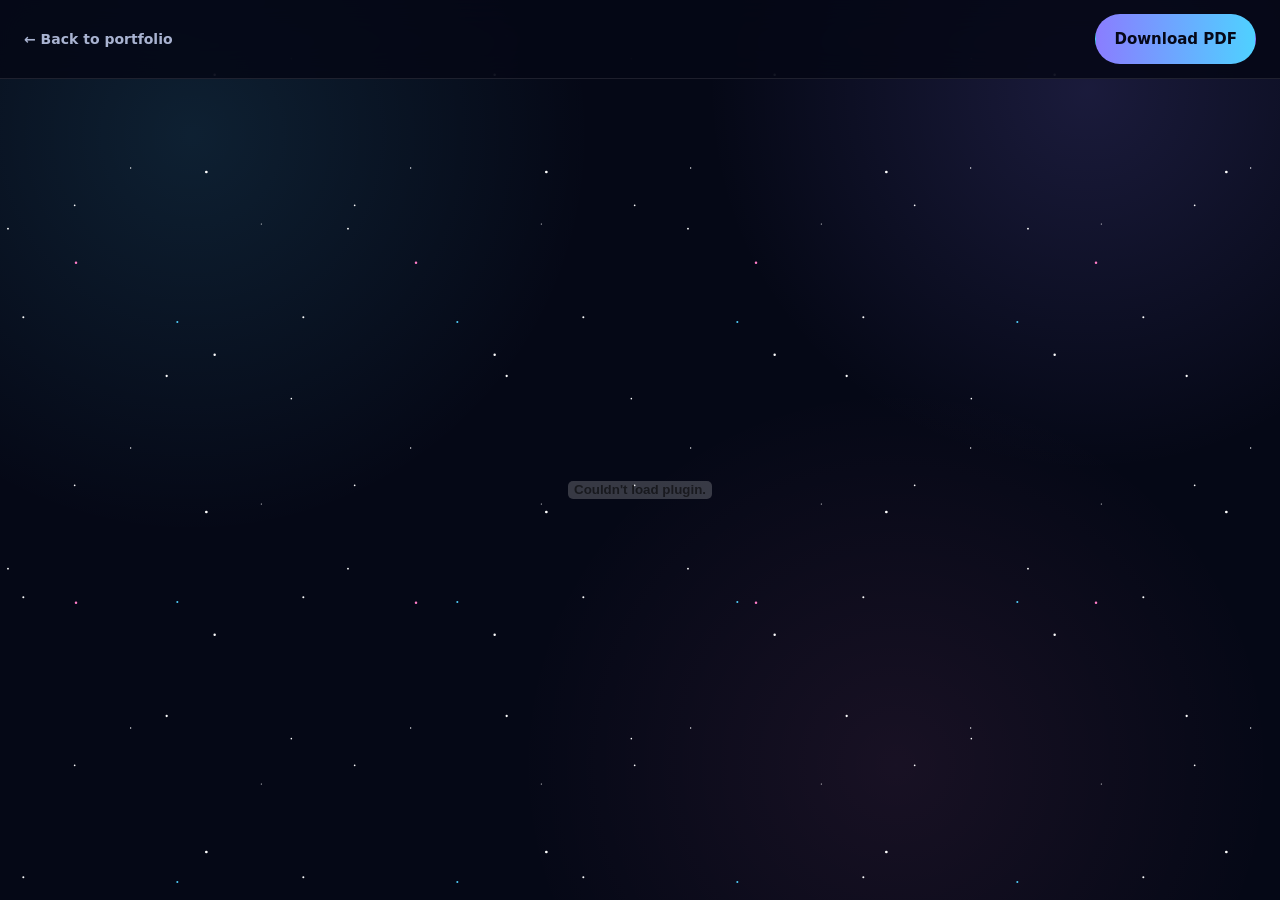
<file: resume.html>
<!doctype html>
<html lang="en">
<head>
  <meta charset="utf-8" />
  <meta name="viewport" content="width=device-width, initial-scale=1" />
  <title>Yashvi Shah — Resume</title>
  <link rel="stylesheet" href="styles.css" />
  <style>
    body {
      margin: 0;
      display: flex;
      flex-direction: column;
      height: 100vh;
    }
    .resume-bar {
      display: flex;
      align-items: center;
      justify-content: space-between;
      padding: 14px 24px;
      background: rgba(5, 8, 22, 0.85);
      border-bottom: 1px solid var(--line);
      backdrop-filter: blur(16px);
    }
    .resume-bar a.back {
      color: var(--muted);
      font-weight: 700;
      font-size: 14px;
    }
    .resume-bar a.back:hover { color: var(--text); }
    .resume-embed {
      flex: 1;
      width: 100%;
      border: none;
    }
  </style>
</head>
<body>
  <div class="resume-bar">
    <a class="back" href="index.html">← Back to portfolio</a>
    <a class="btn btn-primary" href="resume.pdf" download>Download PDF</a>
  </div>

  <embed src="resume.pdf" type="application/pdf" class="resume-embed" />
</body>
</html>
</file>
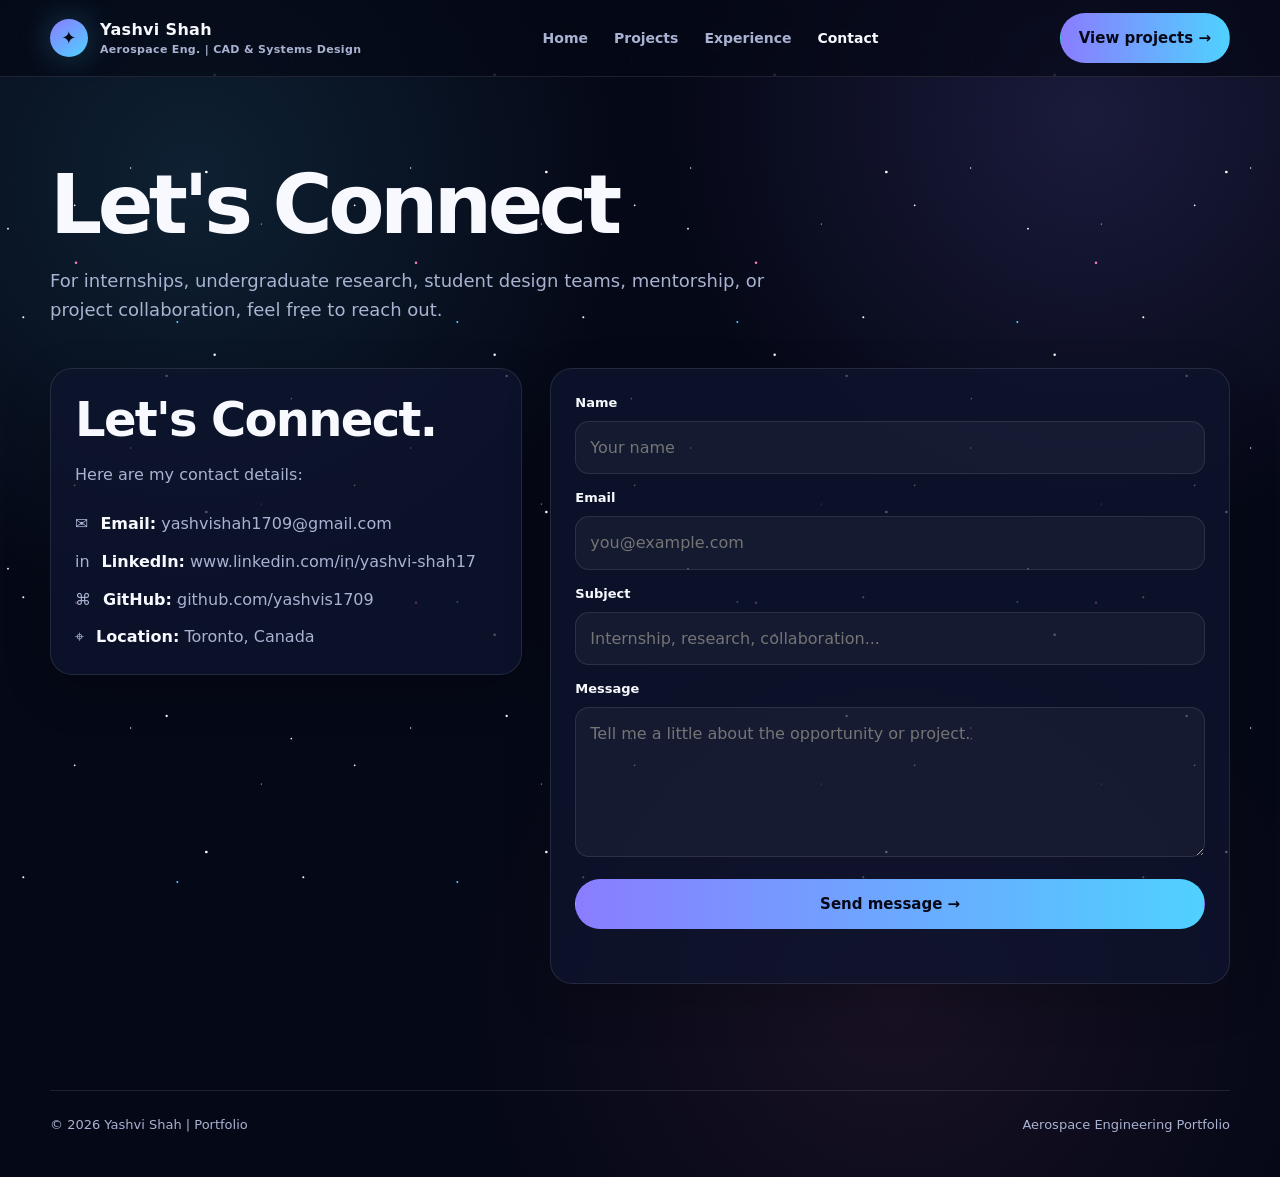
<file: Yashvi-Website/contact.html>
<!doctype html>
<html lang="en">
<head>
  <meta charset="utf-8" />
  <meta name="viewport" content="width=device-width, initial-scale=1" />
  <meta name="description" content="Contact a space engineering student for internships, research, student teams, and collaboration." />
  <title>Contact | Yashvi Shah</title>
  <link rel="stylesheet" href="styles.css" />
</head>
<body>
  <header class="nav-shell">
    <div class="container nav">
      <a class="brand" href="index.html"><span class="brand-mark">✦</span><span>Yashvi Shah <small>Aerospace Eng. | CAD & Systems Design</small></span></a>
      <nav class="nav-links" aria-label="Primary navigation">
        <a href="index.html">Home</a>
        <a href="projects.html">Projects</a>
        <a href="experience.html">Experience</a>
        <a class="active" href="contact.html">Contact</a>
      </nav>
      <a class="btn btn-primary" href="projects.html">View projects →</a>
      <button class="mobile-toggle" aria-label="Toggle menu">☰</button>
    </div>
  </header>

  <main>
    <section class="page-hero">
      <div class="container">
        <h1>Let's Connect</h1>
        <p>For internships, undergraduate research, student design teams, mentorship, or project collaboration, feel free to reach out.</p>
      </div>
    </section>

    <section class="section">
      <div class="container contact-grid">
        <div class="card">
          <h2>Let's Connect.</h2>
          <p>Here are my contact details:</p>
          <div class="contact-list">
            <div class="contact-line"><span>✉</span><span><strong>Email:</strong> yashvishah1709@gmail.com</span></div>
            <div class="contact-line"><span>in</span><span><strong>LinkedIn:</strong> www.linkedin.com/in/yashvi-shah17</span></div>
            <div class="contact-line"><span>⌘</span><span><strong>GitHub:</strong> github.com/yashvis1709</span></div>
            <div class="contact-line"><span>⌖</span><span><strong>Location:</strong> Toronto, Canada</span></div>
          </div>
        </div>

        <form 
          class="card form" 
          id="contact-form" 
          name="Portfolio Contact Form"
          action="https://formspree.io/f/mgaenqyy" 
          method="POST"
        >
          
          <input type="hidden" name="_subject" value="Portfolio Contact Form Submission">

          <div class="field">
            <label for="name">Name</label>
            <input 
              id="name" 
              name="name" 
              type="text"
              required 
              placeholder="Your name" 
            />
          </div>
          <div class="field">
            <label for="email">Email</label>
            <input id="email" name="email" type="email" required placeholder ="you@example.com" />
          </div>
          <div class="field">
            <label for="subject">Subject</label>
            <input id="subject" name="subject" placeholder="Internship, research, collaboration..." />
          </div>
          <div class="field">
            <label for="message">Message</label>
            <textarea id="message" name="message" required placeholder="Tell me a little about the opportunity or project."></textarea>
          </div>
         <button class="btn btn-primary" type="submit">Send message →</button>
         <p id="form-status" aria-live="polite"></p>
         <input type="text" name="_gotcha" style="display:none" tabindex="-1" autocomplete="off" />
        </form>
      </div>
    </section>
  </main>

  <footer><div class="container footer-inner"><span>© <span data-year></span> Yashvi Shah | Portfolio</span><span>Aerospace Engineering Portfolio</span></div></footer>
  <script src="script.js"></script>
</body>
</html>
</file>
<file: styles.css>
:root {
  --bg: #050816;
  --bg-soft: #0b1026;
  --surface: rgba(14, 22, 48, 0.72);
  --surface-strong: #101936;
  --text: #f7f9ff;
  --muted: #a9b3d1;
  --line: rgba(255, 255, 255, 0.10);
  --accent: #8a7dff;
  --accent-2: #4fd1ff;
  --accent-3: #ff7cc8;
  --max: 1180px;
  --shadow: 0 24px 70px rgba(0, 0, 0, 0.35);
}

* { box-sizing: border-box; }
html { scroll-behavior: smooth; }
body {
  margin: 0;
  font-family: Inter, ui-sans-serif, system-ui, -apple-system, BlinkMacSystemFont, "Segoe UI", sans-serif;
  color: var(--text);
  background:
    radial-gradient(circle at 15% 15%, rgba(79, 209, 255, 0.12), transparent 30%),
    radial-gradient(circle at 85% 10%, rgba(138, 125, 255, 0.16), transparent 28%),
    radial-gradient(circle at 70% 85%, rgba(255, 124, 200, 0.08), transparent 32%),
    var(--bg);
  min-height: 100vh;
  line-height: 1.6;
}

/* Twinkle background */
@keyframes shimmer-fast {
  0%, 100% { opacity: 0.2; }
  12% { opacity: 0.95; }
  25% { opacity: 0.3; }
  37% { opacity: 0.8; }
  50% { opacity: 0.15; }
  68% { opacity: 1; }
  82% { opacity: 0.4; }
}

@keyframes shimmer-slow {
  0%, 100% { opacity: 0.85; }
  18% { opacity: 0.2; }
  33% { opacity: 0.7; }
  55% { opacity: 0.1; }
  72% { opacity: 0.9; }
  90% { opacity: 0.3; }
}

body::before {
  content: "";
  position: fixed;
  inset: 0;
  pointer-events: none;
  z-index: -1;
  will-change: opacity;
  animation: shimmer-fast 1.8s steps(4, end) infinite;
  background-image: url('data:image/svg+xml;utf8,<svg xmlns="http://www.w3.org/2000/svg" width="300" height="300" viewBox="0 0 300 300"><g fill="%23fff"><circle cx="25" cy="40" r="1.1"/><circle cx="140" cy="180" r="0.7"/><circle cx="230" cy="80" r="1.3"/><circle cx="80" cy="220" r="0.9"/><circle cx="280" cy="240" r="0.6"/></g><g fill="%234fd1ff"><circle cx="190" cy="45" r="1.1"/></g></svg>');
  background-size: 280px 280px;
  background-repeat: repeat;
}

body::after {
  content: "";
  position: fixed;
  inset: 0;
  pointer-events: none;
  z-index: -1;
  will-change: opacity;
  animation: shimmer-slow 2.7s steps(5, end) infinite;
  background-image: url('data:image/svg+xml;utf8,<svg xmlns="http://www.w3.org/2000/svg" width="300" height="300" viewBox="0 0 300 300"><g fill="%23fff"><circle cx="85" cy="90" r="1.2"/><circle cx="210" cy="140" r="0.8"/><circle cx="50" cy="270" r="1"/><circle cx="160" cy="290" r="0.7"/></g><g fill="%23ff7cc8"><circle cx="270" cy="170" r="1.1"/></g></svg>');
  background-size: 340px 340px;
  background-repeat: repeat;
  background-position: 110px 70px;
}

a { color: inherit; text-decoration: none; }
img { max-width: 100%; display: block; }
button, input, textarea { font: inherit; }

.container { width: min(calc(100% - 40px), var(--max)); margin: 0 auto; }

.nav-shell {
  position: sticky;
  top: 0;
  z-index: 30;
  backdrop-filter: blur(16px);
  background: rgba(5, 8, 22, 0.68);
  border-bottom: 1px solid var(--line);
}

.nav {
  display: flex;
  align-items: center;
  justify-content: space-between;
  min-height: 76px;
  gap: 24px;
}

.brand { display: flex; align-items: center; gap: 12px; font-weight: 800; letter-spacing: .02em; }
.brand-mark {
  width: 38px; height: 38px; border-radius: 50%;
  display: grid; place-items: center;
  background: linear-gradient(145deg, var(--accent), var(--accent-2));
  box-shadow: 0 0 32px rgba(79, 209, 255, .28);
  color: #050816;
  font-size: 18px;
}
.brand small { display:block; font-size: 11px; color: var(--muted); font-weight: 600; margin-top: -2px; }

.nav-links { display: flex; gap: 26px; align-items: center; }
.nav-links a { color: var(--muted); font-size: 14px; font-weight: 700; }
.nav-links a:hover, .nav-links a.active { color: var(--text); }

.mobile-toggle { display: none; background: transparent; border: 0; color: var(--text); font-size: 24px; }

.btn {
  display: inline-flex;
  align-items: center;
  justify-content: center;
  gap: 8px;
  padding: 12px 18px;
  border-radius: 999px;
  border: 1px solid transparent;
  font-weight: 700;
  font-size: 15px;
  transition: .25s ease;
}
.btn-primary { background: linear-gradient(90deg, var(--accent), var(--accent-2)); color: #060818; }
.btn-primary:hover { transform: translateY(-2px); box-shadow: 0 14px 30px rgba(79, 209, 255, .18); }
.btn-secondary { border-color: var(--line); background: rgba(255,255,255,.03); }
.btn-secondary:hover { border-color: rgba(255,255,255,.3); background: rgba(255,255,255,.06); }

.hero { padding: 86px 0 54px; overflow: hidden; /* Clips floating orbit edges so they don't force page scroll */ }
.hero-grid { display: grid; grid-template-columns: 1.08fr .92fr; align-items: center; gap: 58px; }
.eyebrow { color: var(--accent-2); text-transform: uppercase; letter-spacing: .16em; font-size: 13px; font-weight: 900; }
h1 { font-size: clamp(44px, 7vw, 82px); line-height: .98; margin: 14px 0 22px; letter-spacing: -0.055em; }
h2 { font-size: clamp(30px, 4vw, 48px); line-height: 1.1; margin: 0 0 16px; letter-spacing: -0.035em; }
h3 { margin: 0; }
.hero p { color: var(--muted); font-size: 18px; max-width: 680px; }
.gradient-text {
  background-image: linear-gradient(90deg, #fff 10%, #a9dfff 45%, #b9aaff 70%, #ff9bd5);
  -webkit-background-clip: text;
  background-clip: text;
  color: transparent;
  display: inline-block;
  line-height: 1.15;
  padding-bottom: 0.05em;
}
.hero-actions { display: flex; flex-wrap: wrap; gap: 12px; margin-top: 30px; }
.hero-meta { display: flex; flex-wrap: wrap; gap: 22px; margin-top: 28px; color: var(--muted); font-size: 13px; }
.hero-meta strong { color: var(--text);font-weight: 500; font-size: 15px;  }

/* Orbit / profile photo card */
.orbit-card {
  position: relative;
  max-width: 440px;
  margin-left: auto;
  padding: 20px;
}

.orbit-wrapper {
  position: absolute;
  top: -40%;
  left: -40%;
  width: 180%;
  height: 180%;
  z-index: 0;
  pointer-events: none;
}

.orbit-svg {
  width: 100%;
  height: 100%;
  overflow: visible;
}

.orbit-card img {
  position: relative;
  z-index: 1;
  width: 100%;
  height: 440px;
  object-fit: cover;
  object-position: center 25%;
  border-radius: 28px;
  border: 1px solid rgba(255, 255, 255, 0.2);
  box-shadow: 0 0 50px rgba(5, 8, 22, 0.9), var(--shadow);
}

.hud-telemetry {
  position: absolute;
  top: 20px;
  left: 10px;
  z-index: 3;
  padding: 10px 14px;
  border-radius: 12px;
  background: rgba(5, 8, 22, 0.85);
  border: 1px solid rgba(79, 209, 255, 0.4);
  backdrop-filter: blur(12px);
  font-family: monospace;
  font-size: 11px;
  color: var(--text);
  box-shadow: 0 8px 24px rgba(0, 0, 0, 0.5);
}

.hud-row { display: flex; gap: 8px; line-height: 1.4; }
.hud-row span { color: var(--accent-2); font-weight: bold; }

.profile-badge {
  position: absolute;
  left: 26px; right: 26px; bottom: 24px;
  padding: 18px;
  border-radius: 20px;
  background: rgba(5,8,22,.62);
  border: 1px solid var(--line);
  backdrop-filter: blur(14px);
  z-index: 3;
}
.profile-badge span { color: var(--muted); display:block; font-size:13px; margin-top:5px; }

.section { padding: 40px 0 76px; }
.section-head { display: flex; align-items: end; justify-content: space-between; gap: 24px; margin-bottom: 28px; }
.section-head p { color: var(--muted); max-width: 620px; margin: 0; }

.grid-3 { display: grid; grid-template-columns: repeat(3, 1fr); gap: 18px; }
.card {
  background: var(--surface);
  border: 1px solid var(--line);
  border-radius: 22px;
  padding: 24px;
  box-shadow: 0 16px 48px rgba(0,0,0,.18);
}
.card p { color: var(--muted); margin-bottom: 0; }
.icon-box { width: 46px; height: 46px; border-radius: 14px; display:grid; place-items:center; margin-bottom: 18px; background: rgba(138,125,255,.12); border:1px solid rgba(138,125,255,.25); }

/* ===== Project cards (consolidated — single source of truth) ===== */
.project-grid { display: grid; grid-template-columns: repeat(2, 1fr); gap: 22px; }

.project-card {
  display: flex;
  flex-direction: column;
  height: 100%;
  overflow: hidden;
  border: 1px solid var(--line);
  background: var(--surface);
  border-radius: 24px;
  cursor: pointer;
  transition: transform 0.2s ease, border-color 0.2s ease, box-shadow 0.2s ease;
}
.project-card:hover {
  transform: translateY(-4px);
  border-color: #38bdf8;
  box-shadow: 0 10px 25px -5px rgba(56, 189, 248, 0.15);
}

.project-visual, .project-img-grid { height: 220px; min-height: 220px; position: relative; overflow: hidden; }
.project-visual.one { background: radial-gradient(circle at 30% 35%, #63d7ff, transparent 18%), linear-gradient(145deg,#121b44,#4a3e8f 55%,#0b1025); }
.project-visual.two { background: radial-gradient(circle at 70% 30%, #ff8bc7, transparent 16%), linear-gradient(145deg,#101a37,#223e69 55%,#0b1025); }
.project-visual.three { background: radial-gradient(circle at 45% 50%, #f4dc75, transparent 14%), linear-gradient(145deg,#171c43,#693b68 55%,#0b1025); }
.project-visual.four { background: radial-gradient(circle at 65% 45%, #7cffc4, transparent 14%), linear-gradient(145deg,#0b2034,#264d55 55%,#08111d); }
.project-visual::before, .project-visual::after { content:""; position:absolute; border:1px solid rgba(255,255,255,.18); border-radius:50%; }
.project-visual::before { width:240px;height:240px;left:50%;top:50%;transform:translate(-50%,-50%); }
.project-visual::after { width:150px;height:150px;left:50%;top:50%;transform:translate(-50%,-50%) rotate(24deg); }

.project-img-grid { display: flex; width: 100%; gap: 2px; border-radius: 12px 12px 0 0; }
.project-img-grid img { width: 50%; height: 100%; object-fit: cover; }

#hailstorm .project-img-grid img:nth-child(1) { object-position: 50% 25%; }
#hailstorm .project-img-grid img:nth-child(2) { object-position: center center; }
#stardust .project-img-grid img:nth-child(1) { object-position: center center; }
#stardust .project-img-grid img:nth-child(2) { object-position: 50% 50%; }

.project-body {
  display: flex;
  flex-direction: column;
  flex: 1;
  padding: 22px;
}

.project-tags {
  display: flex;
  flex-wrap: wrap;
  gap: 8px;
  margin-top: auto;
  padding-top: 20px;
}

.tag { font-size: 12px; color: #cbd3ea; padding: 6px 9px; border-radius:999px; background: rgba(255,255,255,.05); border:1px solid var(--line); }

.project-link {
  display: inline-flex;
  color: var(--text);
  font-weight: 700;
  font-size: 16px;
  transition: color 0.2s ease;
}

.project-link:hover {
  color: var(--accent-2);
}

.project-links {
  display: flex;
  flex-direction: column;
  gap: 30px;
  margin-top: 12px;
  min-height: 70px; /* reserves room for 2 lines so tag rows land at the same height regardless of link count */
}

.view-project-link {
  color: var(--text);
  font-size: 0.9rem;
  font-weight: 500;
  margin-top: 14px;
  display: inline-flex;
  align-items: center;
  gap: 4px;
  transition: color 0.2s ease;
}
.project-card:hover .view-project-link { color: var(--accent-2); }

.cta-visual { display: flex; align-items: center; justify-content: center; }
.cta-icon { font-size: 2.5rem; color: #38bdf8; transition: transform 0.2s ease; }
.project-card:hover .cta-icon { transform: translate(3px, -3px); }

.cta-card .project-body { display: flex; flex-direction: column; flex: 1; }
.cta-card .btn-primary { width: 100%; margin-top: auto; }

.project-date {
  color: var(--muted);
  font-size: 14px;
  font-weight: 600;
  margin-top: 2px;
  margin-bottom: 4px;
}
/* ===== end project cards ===== */

.timeline { display:grid; gap:14px; }
.timeline-item { display:grid; grid-template-columns: 150px 1fr; gap:24px; padding:20px 0; border-top:1px solid var(--line); }
.timeline-item:last-child { border-bottom:1px solid var(--line); }
.timeline-item .date { color: var(--accent-2); font-weight:800; font-size:13px; }
.timeline-item p { color: var(--muted); margin:6px 0 0; }

.page-hero { padding: 74px 0 0px; }
.page-hero p { color: var(--muted); max-width: 720px; font-size:18px; }
.page-hero + .section {
  padding-top: 25px;
}

.contact-grid { display:grid; grid-template-columns: .82fr 1.18fr; gap:28px; align-items:start; }
.contact-list { display:grid; gap:12px; margin-top:24px; }
.contact-line { display:flex; align-items:center; gap:12px; color:var(--muted); }
.contact-line strong { color:var(--text); }
.form { display:grid; gap:14px; }
.field label { display:block; font-size:13px; font-weight:800; margin-bottom:7px; }
.field input, .field textarea {
  width:100%; color:var(--text); background:rgba(255,255,255,.04); border:1px solid var(--line);
  border-radius:14px; padding:13px 14px; outline:none;
}
.field input:focus, .field textarea:focus { border-color: rgba(79,209,255,.6); box-shadow: 0 0 0 3px rgba(79,209,255,.08); }
.field textarea { min-height:150px; resize:vertical; }
.form-note { color:var(--muted); font-size:12px; }

.cta {
  border:1px solid var(--line); border-radius:28px; padding:38px;
  background: linear-gradient(135deg, rgba(138,125,255,.14), rgba(79,209,255,.08));
  display:flex; justify-content:space-between; gap:28px; align-items:center;
}
.cta p { color:var(--muted); margin:6px 0 0; max-width:660px; }

footer { padding: 30px 0 42px; color: var(--muted); font-size:13px; }
.footer-inner { display:flex; justify-content:space-between; gap:20px; border-top:1px solid var(--line); padding-top:24px; }

@media (max-width: 880px) {
  .hero-grid, .contact-grid { grid-template-columns: 1fr; }
  .grid-3 { grid-template-columns: 1fr; }
  .project-grid { grid-template-columns: 1fr; }
  .orbit-card { min-height: 420px; }
  .orbit-card { max-width: 100%; padding: 30px 10px; margin: 0 auto; }
  .orbit-card img { height: 320px; }
  .orbit-wrapper { top: -20%; left: -20%; width: 140%; height: 140%; }
  .hud-telemetry { top: 10px; left: 0px; font-size: 10px; padding: 8px 10px; }
  .nav-links { display:none; position:absolute; left:20px; right:20px; top:76px; padding:18px; border:1px solid var(--line); border-radius:18px; background:#0a1024; flex-direction:column; align-items:stretch; }
  .nav-links.open { display:flex; }
  .mobile-toggle { display:block; }
  .nav .btn-primary { display:none; }
  .section-head { align-items:start; flex-direction:column; }
  .timeline-item { grid-template-columns: 1fr; gap:5px; }
  .cta { align-items:flex-start; flex-direction:column; }
}

@media (max-width: 560px) {
  .container { width: min(calc(100% - 26px), var(--max)); }
  .hero { padding-top: 58px; }
  .hero-actions { flex-direction:column; align-items:stretch; }
  .btn { width:100%; }
  .hero-meta { flex-direction:column; gap:8px; }
  .orbit-card { min-height: 360px; padding: 20px 0; }
  .orbit-card img { height: 320px; border-radius: 20px; }
  .footer-inner { flex-direction:column; }
  .orbit-wrapper { top: -15%; left: -15%; width: 130%; height: 130%; }
  .hud-telemetry { top: 12px; left: 12px; z-index: 4; font-size: 9.5px; padding: 6px 10px; background: rgba(5, 8, 22, 0.9); }
  .orbit-svg text { font-size: 14px; }
}

/* experience */
.card:nth-child(1) .icon-box { background: rgba(79, 209, 255, .14); border-color: rgba(79, 209, 255, .3); color: var(--accent-2); }
.card:nth-child(2) .icon-box { background: rgba(138, 125, 255, .14); border-color: rgba(138, 125, 255, .3); color: var(--accent); }
.card:nth-child(3) .icon-box { background: rgba(255, 124, 200, .14); border-color: rgba(255, 124, 200, .3); color: var(--accent-3); }
.card {
  transition: transform 0.2s ease, border-color 0.2s ease, box-shadow 0.2s ease;
}
.card:hover {
  transform: translateY(-4px);
  border-color: rgba(255,255,255,.22);
  box-shadow: 0 16px 40px rgba(0,0,0,.28);
}
.card { position: relative; overflow: hidden; }
.card::before {
  content: "";
  position: absolute;
  top: 0; left: 0; right: 0;
  height: 3px;
  background: linear-gradient(90deg, var(--accent), var(--accent-2));
}
</file>
<file: Yashvi-Website/styles.css>
:root {
  --bg: #050816;
  --bg-soft: #0b1026;
  --surface: rgba(14, 22, 48, 0.72);
  --surface-strong: #101936;
  --text: #f7f9ff;
  --muted: #a9b3d1;
  --line: rgba(255, 255, 255, 0.10);
  --accent: #8a7dff;
  --accent-2: #4fd1ff;
  --accent-3: #ff7cc8;
  --max: 1180px;
  --shadow: 0 24px 70px rgba(0, 0, 0, 0.35);
}

* { box-sizing: border-box; }
html { scroll-behavior: smooth; }
body {
  margin: 0;
  font-family: Inter, ui-sans-serif, system-ui, -apple-system, BlinkMacSystemFont, "Segoe UI", sans-serif;
  color: var(--text);
  background:
    radial-gradient(circle at 15% 15%, rgba(79, 209, 255, 0.12), transparent 30%),
    radial-gradient(circle at 85% 10%, rgba(138, 125, 255, 0.16), transparent 28%),
    radial-gradient(circle at 70% 85%, rgba(255, 124, 200, 0.08), transparent 32%),
    var(--bg);
  min-height: 100vh;
  line-height: 1.6;
}

/* Twinkle background */
@keyframes shimmer-fast {
  0%, 100% { opacity: 0.2; }
  12% { opacity: 0.95; }
  25% { opacity: 0.3; }
  37% { opacity: 0.8; }
  50% { opacity: 0.15; }
  68% { opacity: 1; }
  82% { opacity: 0.4; }
}

@keyframes shimmer-slow {
  0%, 100% { opacity: 0.85; }
  18% { opacity: 0.2; }
  33% { opacity: 0.7; }
  55% { opacity: 0.1; }
  72% { opacity: 0.9; }
  90% { opacity: 0.3; }
}

body::before {
  content: "";
  position: fixed;
  inset: 0;
  pointer-events: none;
  z-index: -1;
  will-change: opacity;
  animation: shimmer-fast 1.8s steps(4, end) infinite;
  background-image: url('data:image/svg+xml;utf8,<svg xmlns="http://www.w3.org/2000/svg" width="300" height="300" viewBox="0 0 300 300"><g fill="%23fff"><circle cx="25" cy="40" r="1.1"/><circle cx="140" cy="180" r="0.7"/><circle cx="230" cy="80" r="1.3"/><circle cx="80" cy="220" r="0.9"/><circle cx="280" cy="240" r="0.6"/></g><g fill="%234fd1ff"><circle cx="190" cy="45" r="1.1"/></g></svg>');
  background-size: 280px 280px;
  background-repeat: repeat;
}

body::after {
  content: "";
  position: fixed;
  inset: 0;
  pointer-events: none;
  z-index: -1;
  will-change: opacity;
  animation: shimmer-slow 2.7s steps(5, end) infinite;
  background-image: url('data:image/svg+xml;utf8,<svg xmlns="http://www.w3.org/2000/svg" width="300" height="300" viewBox="0 0 300 300"><g fill="%23fff"><circle cx="85" cy="90" r="1.2"/><circle cx="210" cy="140" r="0.8"/><circle cx="50" cy="270" r="1"/><circle cx="160" cy="290" r="0.7"/></g><g fill="%23ff7cc8"><circle cx="270" cy="170" r="1.1"/></g></svg>');
  background-size: 340px 340px;
  background-repeat: repeat;
  background-position: 110px 70px;
}

a { color: inherit; text-decoration: none; }
img { max-width: 100%; display: block; }
button, input, textarea { font: inherit; }

.container { width: min(calc(100% - 40px), var(--max)); margin: 0 auto; }

.nav-shell {
  position: sticky;
  top: 0;
  z-index: 30;
  backdrop-filter: blur(16px);
  background: rgba(5, 8, 22, 0.68);
  border-bottom: 1px solid var(--line);
}

.nav {
  display: flex;
  align-items: center;
  justify-content: space-between;
  min-height: 76px;
  gap: 24px;
}

.brand { display: flex; align-items: center; gap: 12px; font-weight: 800; letter-spacing: .02em; }
.brand-mark {
  width: 38px; height: 38px; border-radius: 50%;
  display: grid; place-items: center;
  background: linear-gradient(145deg, var(--accent), var(--accent-2));
  box-shadow: 0 0 32px rgba(79, 209, 255, .28);
  color: #050816;
  font-size: 18px;
}
.brand small { display:block; font-size: 11px; color: var(--muted); font-weight: 600; margin-top: -2px; }

.nav-links { display: flex; gap: 26px; align-items: center; }
.nav-links a { color: var(--muted); font-size: 14px; font-weight: 700; }
.nav-links a:hover, .nav-links a.active { color: var(--text); }

.mobile-toggle { display: none; background: transparent; border: 0; color: var(--text); font-size: 24px; }

.btn {
  display: inline-flex;
  align-items: center;
  justify-content: center;
  gap: 8px;
  padding: 12px 18px;
  border-radius: 999px;
  border: 1px solid transparent;
  font-weight: 700;
  font-size: 15px;
  transition: .25s ease;
}
.btn-primary { background: linear-gradient(90deg, var(--accent), var(--accent-2)); color: #060818; }
.btn-primary:hover { transform: translateY(-2px); box-shadow: 0 14px 30px rgba(79, 209, 255, .18); }
.btn-secondary { border-color: var(--line); background: rgba(255,255,255,.03); }
.btn-secondary:hover { border-color: rgba(255,255,255,.3); background: rgba(255,255,255,.06); }

.hero { padding: 86px 0 54px; overflow: hidden; /* Clips floating orbit edges so they don't force page scroll */ }
.hero-grid { display: grid; grid-template-columns: 1.08fr .92fr; align-items: center; gap: 58px; }
.eyebrow { color: var(--accent-2); text-transform: uppercase; letter-spacing: .16em; font-size: 13px; font-weight: 900; }
h1 { font-size: clamp(44px, 7vw, 82px); line-height: .98; margin: 14px 0 22px; letter-spacing: -0.055em; }
h2 { font-size: clamp(30px, 4vw, 48px); line-height: 1.1; margin: 0 0 16px; letter-spacing: -0.035em; }
h3 { margin: 0; }
.hero p { color: var(--muted); font-size: 18px; max-width: 680px; }
.gradient-text {
  background-image: linear-gradient(90deg, #fff 10%, #a9dfff 45%, #b9aaff 70%, #ff9bd5);
  -webkit-background-clip: text;
  background-clip: text;
  color: transparent;
  display: inline-block;
  line-height: 1.15;
  padding-bottom: 0.05em;
}
.hero-actions { display: flex; flex-wrap: wrap; gap: 12px; margin-top: 30px; }
.hero-meta { display: flex; flex-wrap: wrap; gap: 22px; margin-top: 28px; color: var(--muted); font-size: 13px; }
.hero-meta strong { color: var(--text);font-weight: 500; font-size: 15px;  }

/* Orbit / profile photo card */
.orbit-card {
  position: relative;
  max-width: 440px;
  margin-left: auto;
  padding: 20px;
}

.orbit-wrapper {
  position: absolute;
  top: -40%;
  left: -40%;
  width: 180%;
  height: 180%;
  z-index: 0;
  pointer-events: none;
}

.orbit-svg {
  width: 100%;
  height: 100%;
  overflow: visible;
}

.orbit-card img {
  position: relative;
  z-index: 1;
  width: 100%;
  height: 440px;
  object-fit: cover;
  object-position: center 25%;
  border-radius: 28px;
  border: 1px solid rgba(255, 255, 255, 0.2);
  box-shadow: 0 0 50px rgba(5, 8, 22, 0.9), var(--shadow);
}

.hud-telemetry {
  position: absolute;
  top: 20px;
  left: 10px;
  z-index: 3;
  padding: 10px 14px;
  border-radius: 12px;
  background: rgba(5, 8, 22, 0.85);
  border: 1px solid rgba(79, 209, 255, 0.4);
  backdrop-filter: blur(12px);
  font-family: monospace;
  font-size: 11px;
  color: var(--text);
  box-shadow: 0 8px 24px rgba(0, 0, 0, 0.5);
}

.hud-row { display: flex; gap: 8px; line-height: 1.4; }
.hud-row span { color: var(--accent-2); font-weight: bold; }

.profile-badge {
  position: absolute;
  left: 26px; right: 26px; bottom: 24px;
  padding: 18px;
  border-radius: 20px;
  background: rgba(5,8,22,.62);
  border: 1px solid var(--line);
  backdrop-filter: blur(14px);
  z-index: 3;
}
.profile-badge span { color: var(--muted); display:block; font-size:13px; margin-top:5px; }

.section { padding: 76px 0; }
.section-head { display: flex; align-items: end; justify-content: space-between; gap: 24px; margin-bottom: 28px; }
.section-head p { color: var(--muted); max-width: 620px; margin: 0; }

.grid-3 { display: grid; grid-template-columns: repeat(3, 1fr); gap: 18px; }
.card {
  background: var(--surface);
  border: 1px solid var(--line);
  border-radius: 22px;
  padding: 24px;
  box-shadow: 0 16px 48px rgba(0,0,0,.18);
}
.card p { color: var(--muted); margin-bottom: 0; }
.icon-box { width: 46px; height: 46px; border-radius: 14px; display:grid; place-items:center; margin-bottom: 18px; background: rgba(138,125,255,.12); border:1px solid rgba(138,125,255,.25); }

/* ===== Project cards (consolidated — single source of truth) ===== */
.project-grid { display: grid; grid-template-columns: repeat(2, 1fr); gap: 22px; }

.project-card {
  display: flex;
  flex-direction: column;
  height: 100%;
  overflow: hidden;
  border: 1px solid var(--line);
  background: var(--surface);
  border-radius: 24px;
  cursor: pointer;
  transition: transform 0.2s ease, border-color 0.2s ease, box-shadow 0.2s ease;
}
.project-card:hover {
  transform: translateY(-4px);
  border-color: #38bdf8;
  box-shadow: 0 10px 25px -5px rgba(56, 189, 248, 0.15);
}

.project-visual, .project-img-grid { height: 220px; min-height: 220px; position: relative; overflow: hidden; }
.project-visual.one { background: radial-gradient(circle at 30% 35%, #63d7ff, transparent 18%), linear-gradient(145deg,#121b44,#4a3e8f 55%,#0b1025); }
.project-visual.two { background: radial-gradient(circle at 70% 30%, #ff8bc7, transparent 16%), linear-gradient(145deg,#101a37,#223e69 55%,#0b1025); }
.project-visual.three { background: radial-gradient(circle at 45% 50%, #f4dc75, transparent 14%), linear-gradient(145deg,#171c43,#693b68 55%,#0b1025); }
.project-visual.four { background: radial-gradient(circle at 65% 45%, #7cffc4, transparent 14%), linear-gradient(145deg,#0b2034,#264d55 55%,#08111d); }
.project-visual::before, .project-visual::after { content:""; position:absolute; border:1px solid rgba(255,255,255,.18); border-radius:50%; }
.project-visual::before { width:240px;height:240px;left:50%;top:50%;transform:translate(-50%,-50%); }
.project-visual::after { width:150px;height:150px;left:50%;top:50%;transform:translate(-50%,-50%) rotate(24deg); }

.project-img-grid { display: flex; width: 100%; gap: 2px; border-radius: 12px 12px 0 0; }
.project-img-grid img { width: 50%; height: 100%; object-fit: cover; }

#hailstorm .project-img-grid img:nth-child(1) { object-position: 50% 25%; }
#hailstorm .project-img-grid img:nth-child(2) { object-position: center center; }
#stardust .project-img-grid img:nth-child(1) { object-position: center center; }
#stardust .project-img-grid img:nth-child(2) { object-position: 50% 50%; }

.project-body {
  display: flex;
  flex-direction: column;
  flex: 1;
  padding: 22px;
}

.project-tags {
  display: flex;
  flex-wrap: wrap;
  gap: 8px;
  margin-top: auto;
  padding-top: 20px;
}

.tag { font-size: 12px; color: #cbd3ea; padding: 6px 9px; border-radius:999px; background: rgba(255,255,255,.05); border:1px solid var(--line); }

.project-link {
  display: inline-flex;
  color: var(--text);
  font-weight: 700;
  font-size: 16px;
  transition: color 0.2s ease;
}

.project-link:hover {
  color: var(--accent-2);
}

.project-links {
  display: flex;
  flex-direction: column;
  gap: 30px;
  margin-top: 12px;
  min-height: 70px; /* reserves room for 2 lines so tag rows land at the same height regardless of link count */
}

.view-project-link {
  color: var(--text);
  font-size: 0.9rem;
  font-weight: 500;
  margin-top: 14px;
  display: inline-flex;
  align-items: center;
  gap: 4px;
  transition: color 0.2s ease;
}
.project-card:hover .view-project-link { color: var(--accent-2); }

.cta-visual { display: flex; align-items: center; justify-content: center; }
.cta-icon { font-size: 2.5rem; color: #38bdf8; transition: transform 0.2s ease; }
.project-card:hover .cta-icon { transform: translate(3px, -3px); }

.cta-card .project-body { display: flex; flex-direction: column; flex: 1; }
.cta-card .btn-primary { width: 100%; margin-top: auto; }

.project-date {
  color: var(--muted);
  font-size: 14px;
  font-weight: 600;
  margin-top: 2px;
  margin-bottom: 4px;
}
/* ===== end project cards ===== */

.timeline { display:grid; gap:14px; }
.timeline-item { display:grid; grid-template-columns: 150px 1fr; gap:24px; padding:20px 0; border-top:1px solid var(--line); }
.timeline-item:last-child { border-bottom:1px solid var(--line); }
.timeline-item .date { color: var(--accent-2); font-weight:800; font-size:13px; }
.timeline-item p { color: var(--muted); margin:6px 0 0; }

.page-hero { padding: 74px 0 0px; }
.page-hero p { color: var(--muted); max-width: 720px; font-size:18px; }
.page-hero + .section {
  padding-top: 25px;
}

.contact-grid { display:grid; grid-template-columns: .82fr 1.18fr; gap:28px; align-items:start; }
.contact-list { display:grid; gap:12px; margin-top:24px; }
.contact-line { display:flex; align-items:center; gap:12px; color:var(--muted); }
.contact-line strong { color:var(--text); }
.form { display:grid; gap:14px; }
.field label { display:block; font-size:13px; font-weight:800; margin-bottom:7px; }
.field input, .field textarea {
  width:100%; color:var(--text); background:rgba(255,255,255,.04); border:1px solid var(--line);
  border-radius:14px; padding:13px 14px; outline:none;
}
.field input:focus, .field textarea:focus { border-color: rgba(79,209,255,.6); box-shadow: 0 0 0 3px rgba(79,209,255,.08); }
.field textarea { min-height:150px; resize:vertical; }
.form-note { color:var(--muted); font-size:12px; }

.cta {
  border:1px solid var(--line); border-radius:28px; padding:38px;
  background: linear-gradient(135deg, rgba(138,125,255,.14), rgba(79,209,255,.08));
  display:flex; justify-content:space-between; gap:28px; align-items:center;
}
.cta p { color:var(--muted); margin:6px 0 0; max-width:660px; }

footer { padding: 30px 0 42px; color: var(--muted); font-size:13px; }
.footer-inner { display:flex; justify-content:space-between; gap:20px; border-top:1px solid var(--line); padding-top:24px; }

@media (max-width: 880px) {
  .hero-grid, .contact-grid { grid-template-columns: 1fr; }
  .grid-3 { grid-template-columns: 1fr; }
  .project-grid { grid-template-columns: 1fr; }
  .orbit-card { min-height: 420px; }
  .orbit-card { max-width: 100%; padding: 30px 10px; margin: 0 auto; }
  .orbit-card img { height: 320px; }
  .orbit-wrapper { top: -20%; left: -20%; width: 140%; height: 140%; }
  .hud-telemetry { top: 10px; left: 0px; font-size: 10px; padding: 8px 10px; }
  .nav-links { display:none; position:absolute; left:20px; right:20px; top:76px; padding:18px; border:1px solid var(--line); border-radius:18px; background:#0a1024; flex-direction:column; align-items:stretch; }
  .nav-links.open { display:flex; }
  .mobile-toggle { display:block; }
  .nav .btn-primary { display:none; }
  .section-head { align-items:start; flex-direction:column; }
  .timeline-item { grid-template-columns: 1fr; gap:5px; }
  .cta { align-items:flex-start; flex-direction:column; }
}

@media (max-width: 560px) {
  .container { width: min(calc(100% - 26px), var(--max)); }
  .hero { padding-top: 58px; }
  .hero-actions { flex-direction:column; align-items:stretch; }
  .btn { width:100%; }
  .hero-meta { flex-direction:column; gap:8px; }
  .orbit-card { min-height: 360px; padding: 20px 0; }
  .orbit-card img { height: 320px; border-radius: 20px; }
  .footer-inner { flex-direction:column; }
  .orbit-wrapper { top: -15%; left: -15%; width: 130%; height: 130%; }
  .hud-telemetry { top: 12px; left: 12px; z-index: 4; font-size: 9.5px; padding: 6px 10px; background: rgba(5, 8, 22, 0.9); }
  .orbit-svg text { font-size: 14px; }
}
</file>
